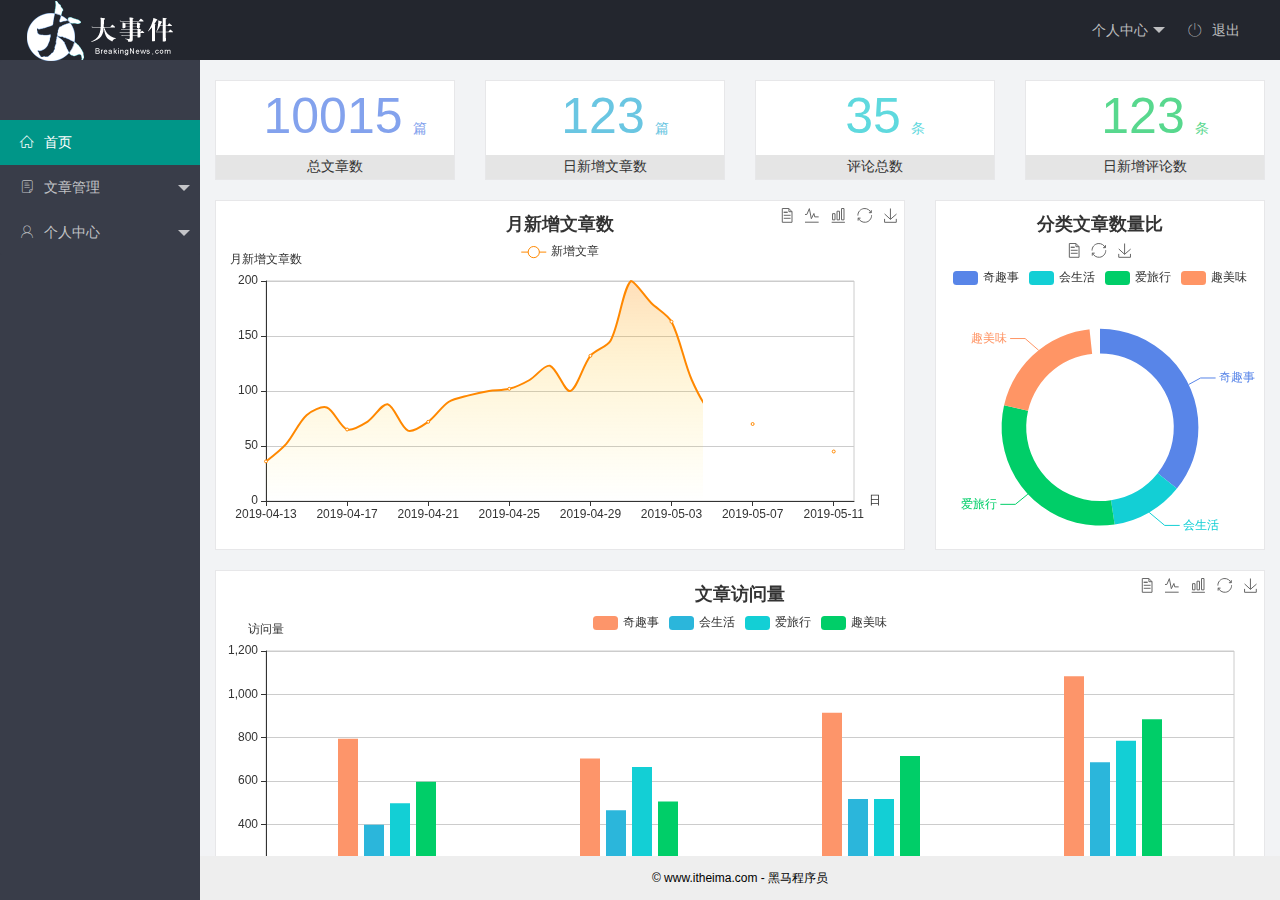
<file: index.html>
<!DOCTYPE html>
<html>

<head>
    <meta charset="utf-8">
    <meta name="viewport" content="width=device-width, initial-scale=1, maximum-scale=1">
    <title>我的大事件项目</title>
    <link rel="stylesheet" href="./assets/fonts/iconfont.css">
    <link rel="stylesheet" href="./assets/lib/layui/css/layui.css">
    <link rel="stylesheet" href="./assets/css/index.css">
</head>

<body class="layui-layout-body">
    <div class="layui-layout layui-layout-admin">
        <div class="layui-header">
            <div class="layui-logo">
                <img src="./assets/images/logo.png" alt="">
            </div>
            <!-- 头部区域（可配合layui已有的水平导航） -->
            <ul class="layui-nav layui-layout-right">
                <li class="layui-nav-item">
                    <a href="javascript:;">
                        <img style="display: none;" class="avatar" src="./assets/images/sample.jpg" alt="">
                        <!-- 字体图像 -->
                        <span style="display: none;" class="text-avatar">A</span>
                        <span class="person-center">个人中心</span>

                    </a>
                    <dl class="layui-nav-child">
                        <dd><a target="fm" href="./user/base-info.html">基本资料</a></dd>
                        <dd><a target="fm" href="./user/avatar.html">更换头像</a></dd>
                        <dd><a target="fm" href="./user/modify-password.html">重置密码</a></dd>
                    </dl>
                </li>
                <li class="layui-nav-item"><a id="logout" href="javascript:;"><span class="iconfont icon-tuichu"></span>退出</a></li>
            </ul>
        </div>

        <div class="layui-side layui-bg-black">
            <div class="layui-side-scroll">
                <!-- 左侧导航区域（可配合layui已有的垂直导航） -->
                <ul class="layui-nav layui-nav-tree" lay-filter="test" lay-shrink='all'>
                    <li class="user-info">
                        <img style="display: none;" class="avatar" src="./assets/images/sample.jpg" alt="">
                        <!-- 字体图像 -->
                        <span style="display: none;" class="text-avatar">A</span>

                        <span style="display: none;" class='nickname'>欢迎xxx</span>
                    </li>
                    <li class="layui-nav-item layui-nav-itemed layui-this">
                        <a class="" target="fm" href="./home/dashboard.html"><span class="iconfont icon-home"></span>首页</a>
                    </li>
                    <li class="layui-nav-item">
                        <a href="javascript:;"><span class="iconfont icon-16"></span>文章管理</a>
                        <dl class="layui-nav-child">
                            <dd><a target="fm" href="./article/category.html"><i class="layui-icon layui-icon-app"></i>文章类别</a></dd>
                            <dd><a target="fm" href="./article/list.html"><i class="layui-icon layui-icon-app"></i>文章列表</a></dd>
                            <dd><a target="fm" href="./article/publish.html"><i class="layui-icon layui-icon-app"></i>发表文章</a></dd>
                        </dl>
                    </li>
                    <li class="layui-nav-item">
                        <a href="javascript:;"><span class="iconfont icon-user"></span>个人中心</a>
                        <dl class="layui-nav-child">
                            <dd><a target="fm" href="./user/base-info.html"><i class="layui-icon layui-icon-app"></i>基本资料</a></dd>
                            <dd><a target="fm" href="./user/avatar.html"><i class="layui-icon layui-icon-app"></i>更换头像</a></dd>
                            <dd><a target="fm" href="./user/modify-password.html"><i class="layui-icon layui-icon-app"></i>重置密码</a></dd>
                        </dl>
                    </li>

                </ul>
            </div>
        </div>

        <div class="layui-body">
            <!-- 内容主体区域 -->
            <iframe name='fm' src="./home/dashboard.html" frameborder="0"></iframe>
        </div>

        <div class="layui-footer">
            <!-- 底部固定区域 -->
            © www.itheima.com - 黑马程序员
        </div>
    </div>
    <!-- 引入 axios.js 文件 -->
    <script src="./assets/lib/axios.js"></script>
    <!-- 引入 jquery -->
    <script src="./assets/lib/jquery.js"></script>
    <!-- 引入 layui 的 js 文件 -->
    <script src="./assets/lib/layui/layui.all.js"></script>
    <!-- 引入 commonApi.js 文件 -->
    <script src="./assets/js/commonApi.js"></script>
    <script src="./assets/js/index.js"></script>
</body>

</html>
</file>
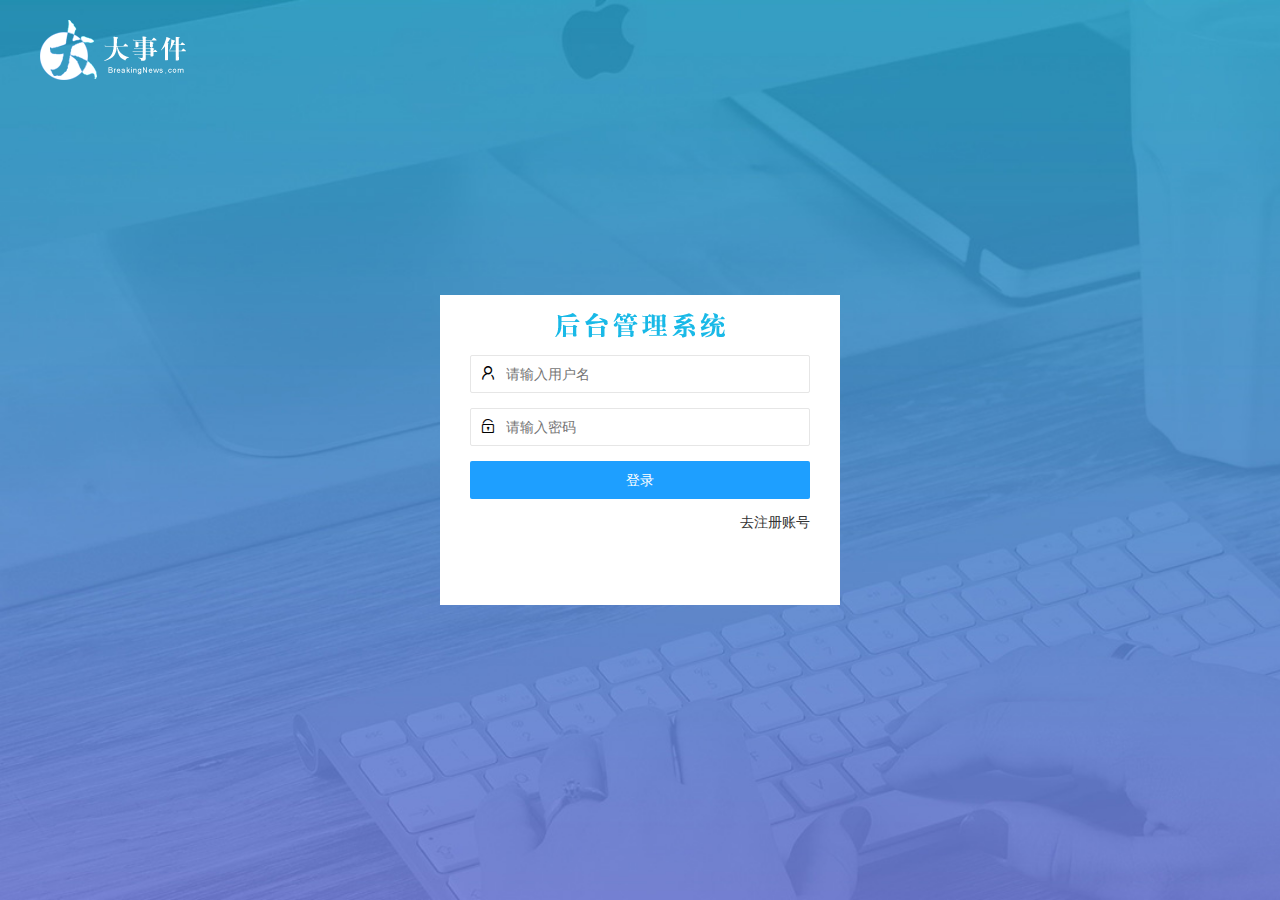
<file: login.html>
<!DOCTYPE html>
<html lang="en">

<head>
    <meta charset="UTF-8">
    <meta name="viewport" content="width=device-width, initial-scale=1.0">
    <title>我的大事件项目</title>
    <link rel="stylesheet" href="./assets/lib/layui/css/layui.css">
    <link rel="stylesheet" href="./assets/css/login.css">
</head>

<body>
    <!-- 左上角 logo -->
    <div class="logo">
        <img src="./assets/images/logo.png" alt="">
    </div>

    <!-- 中间的表单区域 -->
    <div class="content">
        <!-- 表单标题 -->
        <div class="title">
            <img src="./assets/images/login_title.png" alt="">
        </div>

        <!-- 表单主体 -->
        <!-- 注册表单 -->
        <form style="display: none;" class="layui-form reg-form" action="">
            <div class="layui-form-item">
                <i class="layui-icon layui-icon-username"></i>
                <input type="text" name="username" required lay-verify="required" placeholder="请输入用户名" autocomplete="off" class="layui-input">
            </div>

            <div class="layui-form-item">
                <i class="layui-icon layui-icon-password"></i>
                <input id="pass" type="password" name="password" required lay-verify="required|pass" placeholder="请输入密码" autocomplete="off" class="layui-input">
            </div>

            <div class="layui-form-item">
                <i class="layui-icon layui-icon-password"></i>
                <input type="password" required lay-verify="required|pass|samePass" placeholder="请再次确认密码" autocomplete="off" class="layui-input">
            </div>

            <!-- 注册按钮 -->
            <div class="layui-form-item">

                <button class="layui-btn layui-btn-fluid  layui-btn-normal" lay-submit lay-filter="formDemo">注册</button>
            </div>

            <!-- 登录链接 -->
            <div class="link">
                <a href="javascript:;">去登录</a>
            </div>
        </form>

        <!-- 登录表单 -->
        <form class="layui-form login-form" action="">
            <div class="layui-form-item">
                <i class="layui-icon layui-icon-username"></i>
                <input type="text" name="username" required lay-verify="required" placeholder="请输入用户名" autocomplete="off" class="layui-input">
            </div>

            <div class="layui-form-item">
                <i class="layui-icon layui-icon-password"></i>
                <input type="password" name="password" required lay-verify="required|pass" placeholder="请输入密码" autocomplete="off" class="layui-input">
            </div>

            <!-- 登录按钮 -->
            <div class="layui-form-item">
                <button class="layui-btn layui-btn-fluid  layui-btn-normal" lay-submit lay-filter="formDemo">登录</button>
            </div>

            <!-- 注册链接 -->
            <div class="link">
                <a href="javascript:;">去注册账号</a>
            </div>
        </form>
    </div>
    <!-- 引入 axios.js 文件 -->
    <script src="./assets/lib/axios.js"></script>
    <!-- 引入 jquery -->
    <script src="./assets/lib/jquery.js"></script>
    <!-- 引入 layui 的 js 文件 -->
    <script src="./assets/lib/layui/layui.all.js"></script>
    <!-- 引入 commonApi.js 文件 -->
    <script src="./assets/js/commonApi.js"></script>
    <!-- 引入自己的 js 文件 -->
    <script src="./assets/js/login.js"></script>
</body>

</html>
</file>
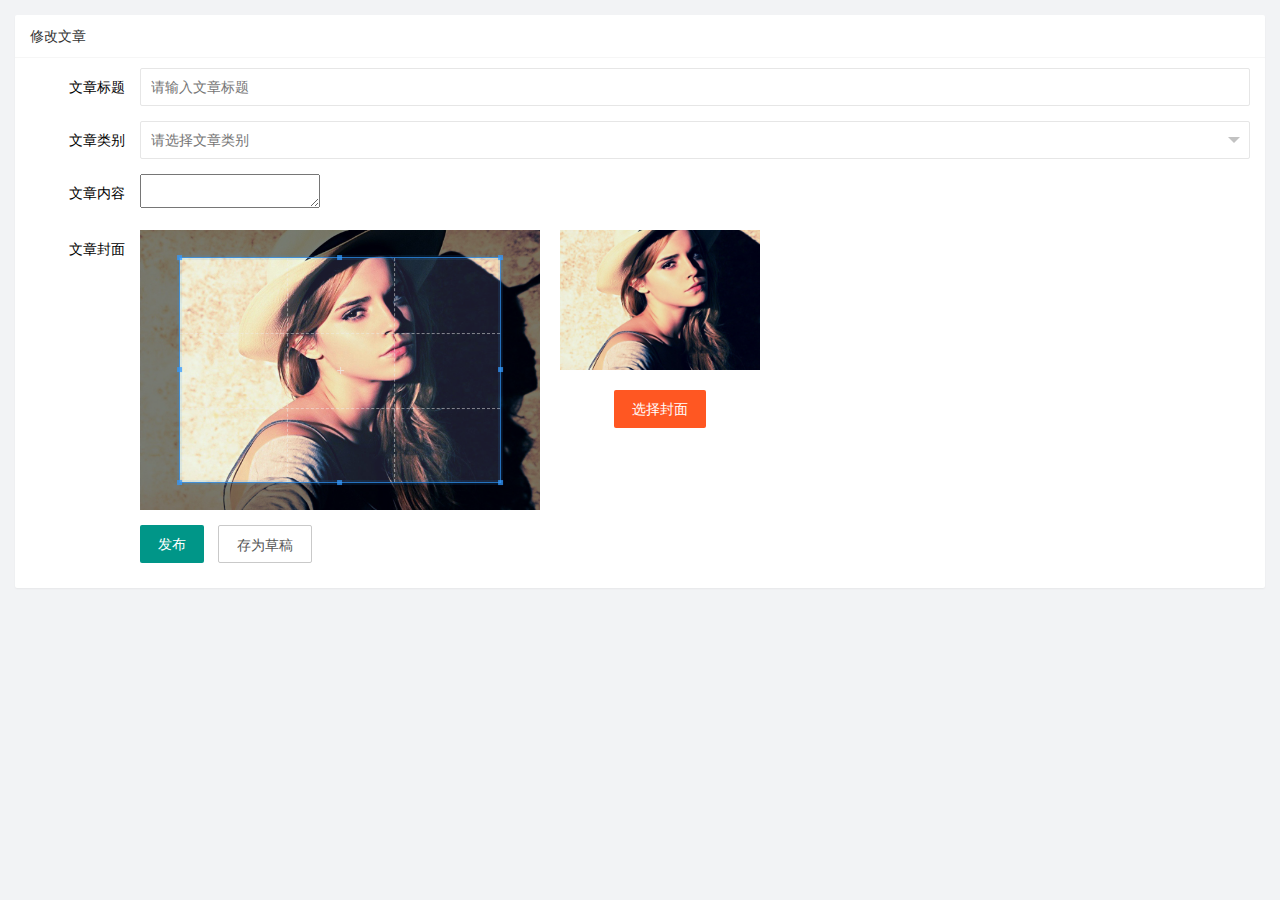
<file: article/edit.html>
<!DOCTYPE html>
<html lang="en">

<head>
    <meta charset="UTF-8">
    <meta name="viewport" content="width=device-width, initial-scale=1.0">
    <title>我的大事件项目</title>
    <link rel="stylesheet" href="../assets/lib/cropper/cropper.css">
    <link rel="stylesheet" href="../assets/lib/layui/css/layui.css">
    <link rel="stylesheet" href="../assets/css/article.css">

</head>

<body>


    <div class="layui-card">
        <div class="layui-card-header">修改文章</div>
        <div class="layui-card-body">
            <form class="layui-form publish-form" lay-filter="edit-form" action="">
                <!-- 文章标题 -->
                <div class="layui-form-item">
                    <label class="layui-form-label">文章标题</label>
                    <div class="layui-input-block">
                        <input type="text" name="title" required lay-verify="required" placeholder="请输入文章标题" autocomplete="off" class="layui-input">
                    </div>
                </div>
                <!-- 文章类别 -->
                <div class="layui-form-item">
                    <label class="layui-form-label">文章类别</label>
                    <div class="layui-input-block">
                        <select id="cate-sel" name="cate_id" lay-verify="required">
                        <option value="">请选择文章类别</option>
                      </select>
                    </div>
                </div>
                <!-- 文章内容 -->
                <div class="layui-form-item">
                    <label class="layui-form-label">文章内容</label>
                    <div class="layui-input-block">
                        <textarea name="content"></textarea>
                    </div>
                </div>
                <!-- 裁剪区 -->
                <div class="layui-form-item">
                    <!-- 左侧的 label -->
                    <label class="layui-form-label">文章封面</label>
                    <!-- 选择封面区域 -->
                    <div class="layui-input-block cover-box">
                        <!-- 左侧裁剪区域 -->
                        <div class="cover-left">
                            <img id="image" src="/assets/images/sample2.jpg" alt="" />
                        </div>
                        <!-- 右侧预览区域和选择封面区域 -->
                        <div class="cover-right">
                            <!-- 预览的区域 -->
                            <div class="img-preview"></div>
                            <input style="display: none;" type="file" id="file" accept="image/png,image/jpg,image/jpeg,image/gif">
                            <!-- 选择封面按钮 -->
                            <button id="choose-btn" type="button" class="layui-btn layui-btn-danger">选择封面</button>
                        </div>
                    </div>
                </div>

                <!-- 发布按钮 -->
                <div class="layui-form-item">
                    <div class="layui-input-block last-row">
                        <button data-state="已发布" class="layui-btn" lay-submit lay-filter="formDemo">发布</button>
                        <button data-state="草稿" lay-submit class="layui-btn layui-btn-primary">存为草稿</button>
                    </div>
                </div>
            </form>
        </div>
    </div>
    <script src="../assets/lib/tinymce/tinymce.min.js"></script>
    <script src="../assets/lib/tinymce/tinymce_setup.js"></script>
    <!-- 引入 jquery -->
    <script src="../assets/lib/jquery.js"></script>
    <script src="../assets/lib/cropper/Cropper.js"></script>
    <script src="../assets/lib/cropper/jquery-cropper.js"></script>
    <!-- 引入 layui 的 js 文件 -->
    <script src="../assets/lib/layui/layui.all.js"></script>
    <!-- 引入 axios.js 文件 -->
    <script src="../assets/lib/axios.js"></script>
    <!-- 引入 commonApi.js 文件 -->
    <script src="../assets/js/commonApi.js"></script>
    <script src="../assets/js/article/edit.js"></script>

</body>

</html>
</file>
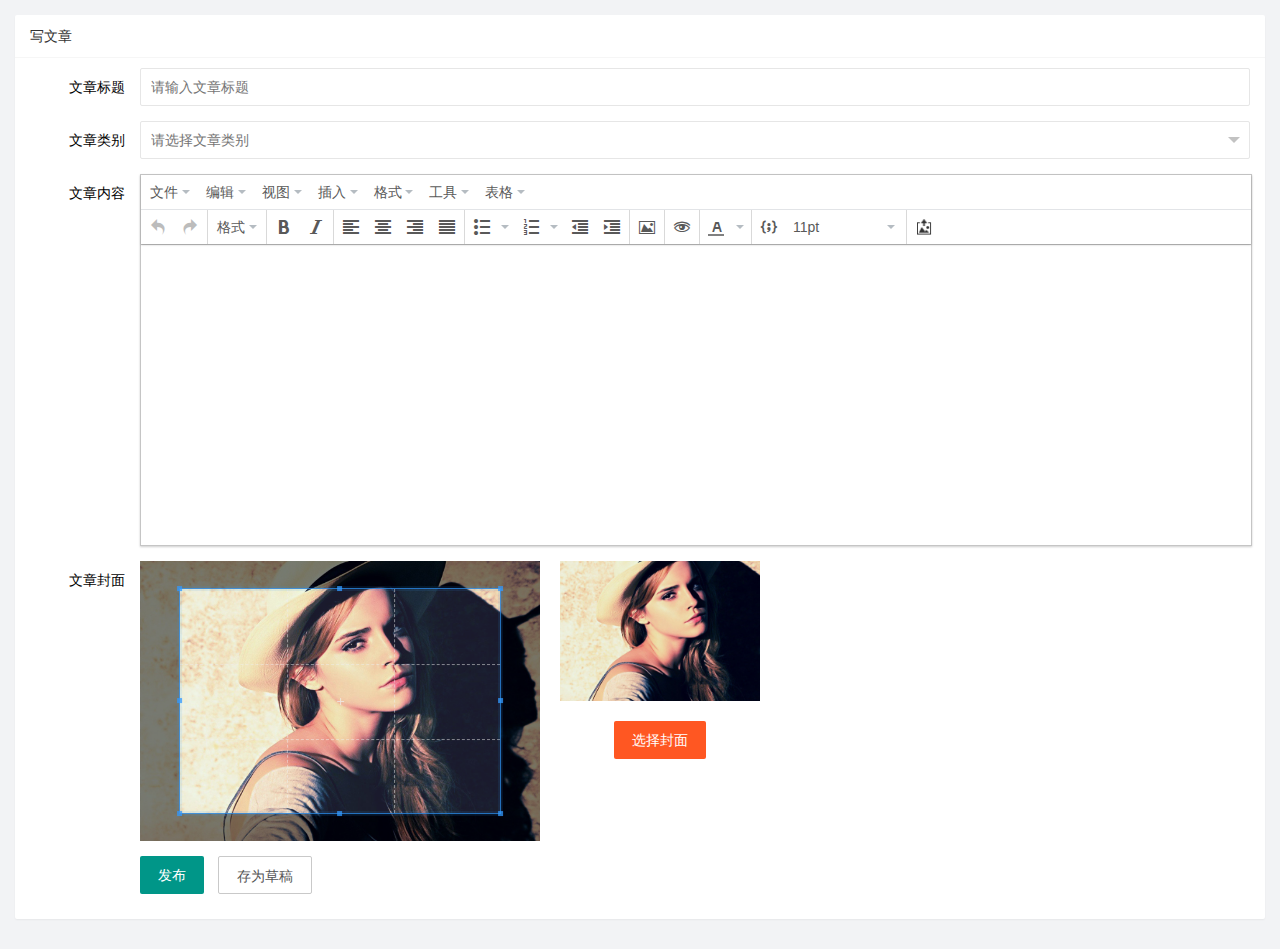
<file: article/publish.html>
<!DOCTYPE html>
<html lang="en">

<head>
    <meta charset="UTF-8">
    <meta name="viewport" content="width=device-width, initial-scale=1.0">
    <title>我的大事件项目</title>
    <link rel="stylesheet" href="../assets/lib/cropper/cropper.css">
    <link rel="stylesheet" href="../assets/lib/layui/css/layui.css">
    <link rel="stylesheet" href="../assets/css/article.css">

</head>

<body>


    <div class="layui-card">
        <div class="layui-card-header">写文章</div>
        <div class="layui-card-body">
            <form class="layui-form publish-form" action="">
                <!-- 文章标题 -->
                <div class="layui-form-item">
                    <label class="layui-form-label">文章标题</label>
                    <div class="layui-input-block">
                        <input type="text" name="title" required lay-verify="required" placeholder="请输入文章标题" autocomplete="off" class="layui-input">
                    </div>
                </div>
                <!-- 文章类别 -->
                <div class="layui-form-item">
                    <label class="layui-form-label">文章类别</label>
                    <div class="layui-input-block">
                        <select id="cate-sel" name="cate_id" lay-verify="required">
                        <option value="">请选择文章类别</option>
                      </select>
                    </div>
                </div>
                <!-- 文章内容 -->
                <div class="layui-form-item">
                    <label class="layui-form-label">文章内容</label>
                    <div class="layui-input-block">
                        <textarea name="content"></textarea>
                    </div>
                </div>
                <!-- 裁剪区 -->
                <div class="layui-form-item">
                    <!-- 左侧的 label -->
                    <label class="layui-form-label">文章封面</label>
                    <!-- 选择封面区域 -->
                    <div class="layui-input-block cover-box">
                        <!-- 左侧裁剪区域 -->
                        <div class="cover-left">
                            <img id="image" src="/assets/images/sample2.jpg" alt="" />
                        </div>
                        <!-- 右侧预览区域和选择封面区域 -->
                        <div class="cover-right">
                            <!-- 预览的区域 -->
                            <div class="img-preview"></div>
                            <input style="display: none;" type="file" id="file" accept="image/png,image/jpg,image/jpeg,image/gif">
                            <!-- 选择封面按钮 -->
                            <button id="choose-btn" type="button" class="layui-btn layui-btn-danger">选择封面</button>
                        </div>
                    </div>
                </div>

                <!-- 发布按钮 -->
                <div class="layui-form-item">
                    <div class="layui-input-block last-row">
                        <button data-state="已发布" class="layui-btn" lay-submit lay-filter="formDemo">发布</button>
                        <button data-state="草稿" lay-submit class="layui-btn layui-btn-primary">存为草稿</button>
                    </div>
                </div>
            </form>
        </div>
    </div>
    <script src="../assets/lib/tinymce/tinymce.min.js"></script>
    <script src="../assets/lib/tinymce/tinymce_setup.js"></script>
    <!-- 引入 jquery -->
    <script src="../assets/lib/jquery.js"></script>
    <script src="../assets/lib/cropper/Cropper.js"></script>
    <script src="../assets/lib/cropper/jquery-cropper.js"></script>
    <!-- 引入 layui 的 js 文件 -->
    <script src="../assets/lib/layui/layui.all.js"></script>
    <!-- 引入 axios.js 文件 -->
    <script src="../assets/lib/axios.js"></script>
    <!-- 引入 commonApi.js 文件 -->
    <script src="../assets/js/commonApi.js"></script>
    <script src="../assets/js/article/publish.js"></script>

</body>

</html>
</file>
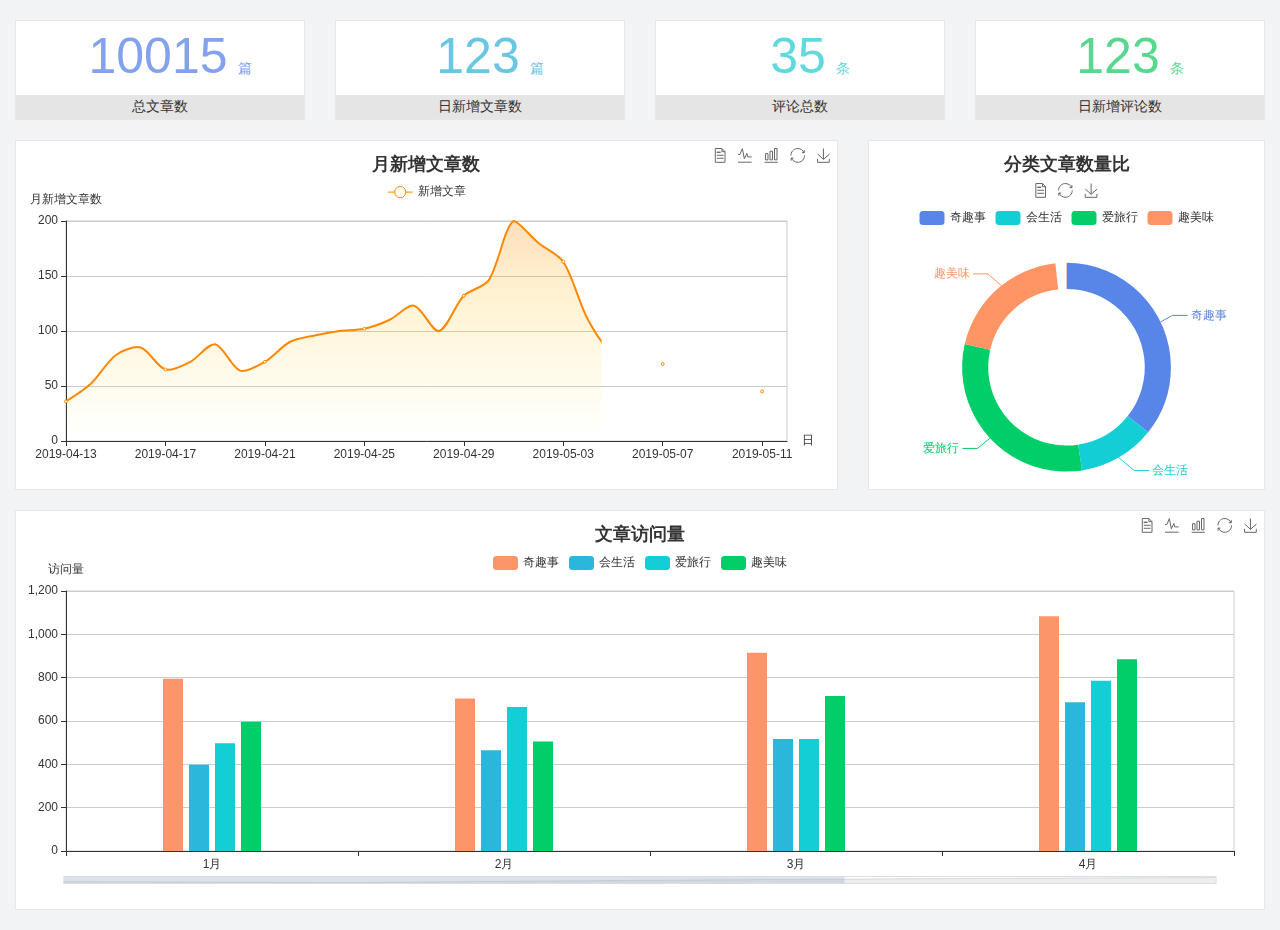
<file: home/dashboard.html>
<!DOCTYPE html>
<html lang="en">

<head>
  <meta charset="UTF-8">
  <meta name="viewport" content="width=device-width, initial-scale=1.0">
  <meta http-equiv="X-UA-Compatible" content="ie=edge">
  <title>图表统计</title>
  <link rel="stylesheet" href="../../assets/lib/bootstrap.css" />
  <link rel="stylesheet" href="../../assets/lib/main.css" />
  <script src="../../assets/lib/jquery.js"></script>
  <script type="text/javascript" src="../../assets/lib/echarts.min.js"></script>
</head>

<body>
  <div class="container-fluid">
    <div class="row spannel_list">
      <div class="col-sm-3 col-xs-6">
        <div class="spannel">
          <em>10015</em><span>篇</span>
          <b>总文章数</b>
        </div>
      </div>
      <div class="col-sm-3 col-xs-6">
        <div class="spannel scolor01">
          <em>123</em><span>篇</span>
          <b>日新增文章数</b>
        </div>
      </div>
      <div class="col-sm-3 col-xs-6">
        <div class="spannel scolor02">
          <em>35</em><span>条</span>
          <b>评论总数</b>
        </div>
      </div>
      <div class="col-sm-3 col-xs-6">
        <div class="spannel scolor03">
          <em>123</em><span>条</span>
          <b>日新增评论数</b>
        </div>
      </div>
    </div>
  </div>

  <div class="container-fluid">
    <div class="row curve-pie">
      <div class="col-lg-8 col-md-8">
        <div class="gragh_pannel" id="curve_show"></div>
      </div>
      <div class="col-lg-4 col-md-4">
        <div class="gragh_pannel" id="pie_show"></div>
      </div>
    </div>
  </div>

  <div class="container-fluid">
    <div class="column_pannel" id="column_show"></div>
  </div>

  <script>
    var oChart = echarts.init(document.getElementById('curve_show'));
    var aList_all = [
      { 'count': 36, 'date': '2019-04-13' },
      { 'count': 52, 'date': '2019-04-14' },
      { 'count': 78, 'date': '2019-04-15' },
      { 'count': 85, 'date': '2019-04-16' },
      { 'count': 65, 'date': '2019-04-17' },
      { 'count': 72, 'date': '2019-04-18' },
      { 'count': 88, 'date': '2019-04-19' },
      { 'count': 64, 'date': '2019-04-20' },
      { 'count': 72, 'date': '2019-04-21' },
      { 'count': 90, 'date': '2019-04-22' },
      { 'count': 96, 'date': '2019-04-23' },
      { 'count': 100, 'date': '2019-04-24' },
      { 'count': 102, 'date': '2019-04-25' },
      { 'count': 110, 'date': '2019-04-26' },
      { 'count': 123, 'date': '2019-04-27' },
      { 'count': 100, 'date': '2019-04-28' },
      { 'count': 132, 'date': '2019-04-29' },
      { 'count': 146, 'date': '2019-04-30' },
      { 'count': 200, 'date': '2019-05-01' },
      { 'count': 180, 'date': '2019-05-02' },
      { 'count': 163, 'date': '2019-05-03' },
      { 'count': 110, 'date': '2019-05-04' },
      { 'count': 80, 'date': '2019-05-05' },
      { 'count': 82, 'date': '2019-05-06' },
      { 'count': 70, 'date': '2019-05-07' },
      { 'count': 65, 'date': '2019-05-08' },
      { 'count': 54, 'date': '2019-05-09' },
      { 'count': 40, 'date': '2019-05-10' },
      { 'count': 45, 'date': '2019-05-11' },
      { 'count': 38, 'date': '2019-05-12' },
    ];

    let aCount = [];
    let aDate = [];

    for (var i = 0; i < aList_all.length; i++) {
      aCount.push(aList_all[i].count);
      aDate.push(aList_all[i].date);
    }

    var chartopt = {
      title: {
        text: '月新增文章数',
        left: 'center',
        top: '10'
      },
      tooltip: {
        trigger: 'axis'
      },
      legend: {
        data: ['新增文章'],
        top: '40'
      },
      toolbox: {
        show: true,
        feature: {
          mark: { show: true },
          dataView: { show: true, readOnly: false },
          magicType: { show: true, type: ['line', 'bar'] },
          restore: { show: true },
          saveAsImage: { show: true }
        }
      },
      calculable: true,
      xAxis: [
        {
          name: '日',
          type: 'category',
          boundaryGap: false,
          data: aDate
        }
      ],
      yAxis: [
        {
          name: '月新增文章数',
          type: 'value'
        }
      ],
      series: [
        {
          name: '新增文章',
          type: 'line',
          smooth: true,
          itemStyle: { normal: { areaStyle: { type: 'default' }, color: '#f80' }, lineStyle: { color: '#f80' } },
          data: aCount
        }],
      areaStyle: {
        normal: {
          color: new echarts.graphic.LinearGradient(0, 0, 0, 1, [{
            offset: 0,
            color: 'rgba(255,136,0,0.39)'
          }, {
            offset: .34,
            color: 'rgba(255,180,0,0.25)'
          }, {
            offset: 1,
            color: 'rgba(255,222,0,0.00)'
          }])

        }
      },
      grid: {
        show: true,
        x: 50,
        x2: 50,
        y: 80,
        height: 220
      }
    };

    oChart.setOption(chartopt);


    var oPie = echarts.init(document.getElementById('pie_show'));
    var oPieopt =
    {
      title: {
        top: 10,
        text: '分类文章数量比',
        x: 'center'
      },
      tooltip: {
        trigger: 'item',
        formatter: "{a} <br/>{b} : {c} ({d}%)"
      },
      color: ['#5885e8', '#13cfd5', '#00ce68', '#ff9565'],
      legend: {
        x: 'center',
        top: 65,
        data: ['奇趣事', '会生活', '爱旅行', '趣美味']
      },
      toolbox: {
        show: true,
        x: 'center',
        top: 35,
        feature: {
          mark: { show: true },
          dataView: { show: true, readOnly: false },
          magicType: {
            show: true,
            type: ['pie', 'funnel'],
            option: {
              funnel: {
                x: '25%',
                width: '50%',
                funnelAlign: 'left',
                max: 1548
              }
            }
          },
          restore: { show: true },
          saveAsImage: { show: true }
        }
      },
      calculable: true,
      series: [
        {
          name: '访问来源',
          type: 'pie',
          radius: ['45%', '60%'],
          center: ['50%', '65%'],
          data: [
            { value: 300, name: '奇趣事' },
            { value: 100, name: '会生活' },
            { value: 260, name: '爱旅行' },
            { value: 180, name: '趣美味' }
          ]
        }
      ]
    };
    oPie.setOption(oPieopt);



    var oColumn = this.echarts.init(document.getElementById('column_show'));
    var oColumnopt =
    {
      title: {
        text: '文章访问量',
        left: 'center',
        top: '10'
      },
      tooltip: {
        trigger: 'axis'
      },
      legend: {
        data: ['奇趣事', '会生活', '爱旅行', '趣美味'],
        top: '40'
      },
      toolbox: {
        show: true,
        feature: {
          mark: { show: true },
          dataView: { show: true, readOnly: false },
          magicType: { show: true, type: ['line', 'bar'] },
          restore: { show: true },
          saveAsImage: { show: true }
        }
      },
      calculable: true,
      xAxis: [
        {
          type: 'category',
          data: ['1月', '2月', '3月', '4月', '5月']
        }
      ],
      yAxis: [
        {
          name: '访问量',
          type: 'value'
        }
      ],
      series: [
        {
          name: '奇趣事',
          type: 'bar',
          barWidth: 20,
          itemStyle: {
            normal: { areaStyle: { type: 'default' }, color: '#fd956a' }
          },
          data: [800, 708, 920, 1090, 1200]
        },
        {
          name: '会生活',
          type: 'bar',
          barWidth: 20,
          itemStyle: {
            normal: { areaStyle: { type: 'default' }, color: '#2bb6db' }
          },
          data: [400, 468, 520, 690, 800]
        },
        {
          name: '爱旅行',
          type: 'bar',
          barWidth: 20,
          itemStyle: {
            normal: { areaStyle: { type: 'default' }, color: '#13cfd5' }
          },
          data: [500, 668, 520, 790, 900]
        },
        {
          name: '趣美味',
          type: 'bar',
          barWidth: 20,
          itemStyle: {
            normal: { areaStyle: { type: 'default' }, color: '#00ce68' }
          },
          data: [600, 508, 720, 890, 1000]
        }
      ],
      grid: {
        show: true,
        x: 50,
        x2: 30,
        y: 80,
        height: 260
      },
      dataZoom: [//给x轴设置滚动条
        {
          start: 0,//默认为0
          end: 100 - 1000 / 31,//默认为100
          type: 'slider',
          show: true,
          xAxisIndex: [0],
          handleSize: 0,//滑动条的 左右2个滑动条的大小
          height: 8,//组件高度
          left: 45, //左边的距离
          right: 50,//右边的距离
          bottom: 26,//右边的距离
          handleColor: '#ddd',//h滑动图标的颜色
          handleStyle: {
            borderColor: "#cacaca",
            borderWidth: "1",
            shadowBlur: 2,
            background: "#ddd",
            shadowColor: "#ddd",
          }
        }]
    };
    oColumn.setOption(oColumnopt);
  </script>
</body>

</html>
</file>
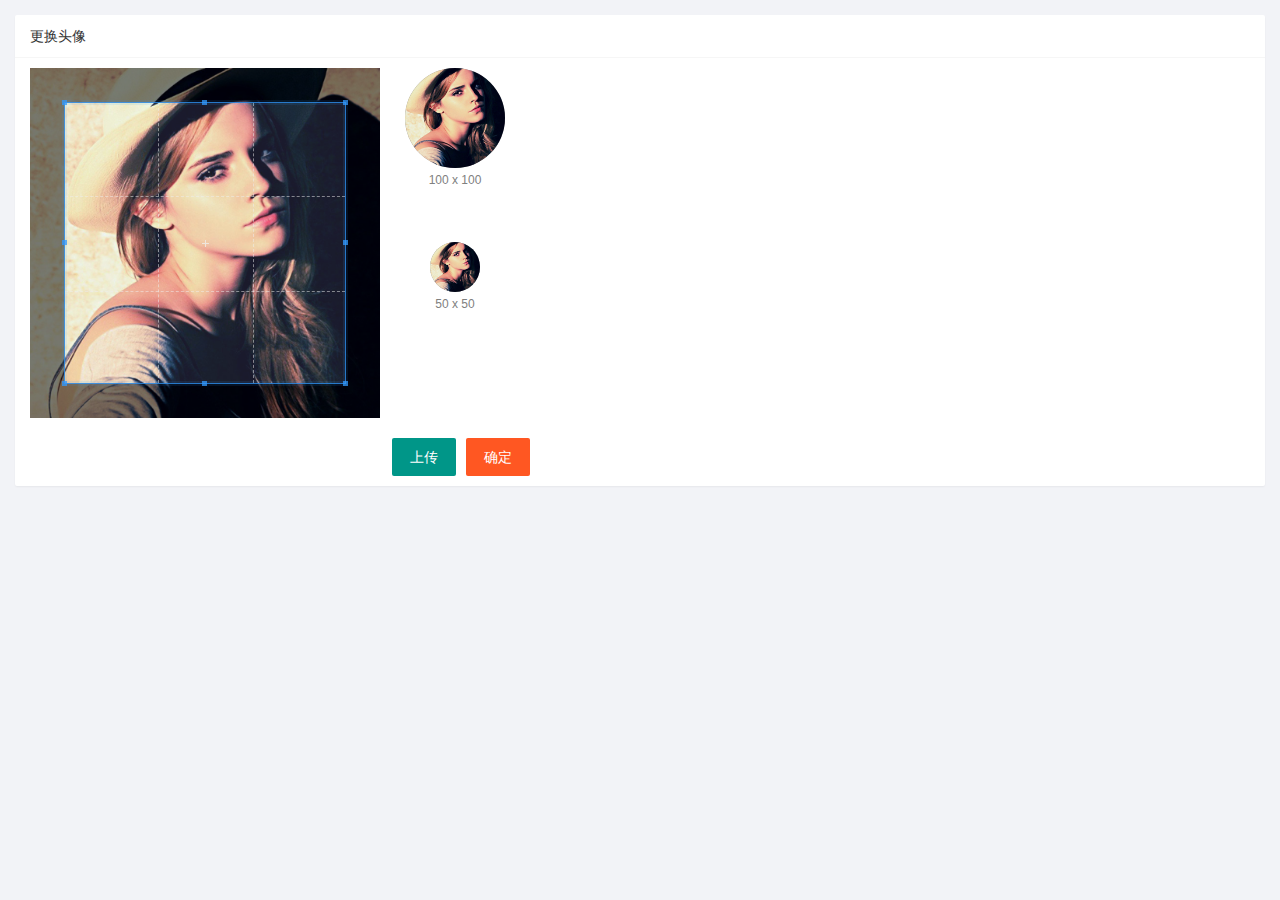
<file: user/avatar.html>
<!DOCTYPE html>
<html lang="en">

<head>
    <meta charset="UTF-8">
    <meta name="viewport" content="width=device-width, initial-scale=1.0">
    <title>Document</title>
    <!-- 引入裁剪插件 css 文件 -->
    <link rel="stylesheet" href="../assets/lib/cropper/cropper.css">
    <link rel="stylesheet" href="../assets/fonts/iconfont.css">
    <link rel="stylesheet" href="../assets/lib/layui/css/layui.css">
    <link rel="stylesheet" href="../assets/css/user.css">
</head>

<body>
    <div class="layui-card">
        <div class="layui-card-header">更换头像</div>
        <div class="layui-card-body">
            <!-- 第一行的图片裁剪和预览区域 -->
            <div class="row1">
                <!-- 图片裁剪区域 -->
                <div class="cropper-box">
                    <!-- 这个 img 标签很重要，将来会把它初始化为裁剪区域 -->
                    <img id="image" src="../assets/images/sample.jpg" />
                </div>
                <!-- 图片的预览区域 -->
                <div class="preview-box">
                    <div>
                        <!-- 宽高为 100px 的预览区域 -->
                        <div class="img-preview w100"></div>
                        <p class="size">100 x 100</p>
                    </div>
                    <div>
                        <!-- 宽高为 50px 的预览区域 -->
                        <div class="img-preview w50"></div>
                        <p class="size">50 x 50</p>
                    </div>
                </div>
            </div>

            <!-- 第二行的按钮区域 -->
            <div class="row2">
                <input style="display: none;" type="file" id="file" />
                <button id="upload-btn" type="button" class="layui-btn">上传</button>
                <button id="save-btn" type="button" class="layui-btn layui-btn-danger">确定</button>
            </div>
        </div>
    </div>
    <script src="../assets/lib/axios.js"></script>
    <!-- 引入 jquery -->
    <script src="../assets/lib/jquery.js"></script>
    <!-- 裁剪插件 Cropper.js 文件 -->
    <script src="../assets/lib/cropper/Cropper.js"></script>
    <!-- jquery封装的裁剪插件 jquery-cropper.js文件 -->
    <script src="../assets/lib/cropper/jquery-cropper.js"></script>
    <!-- 引入 layui 的 js 文件 -->
    <script src="../assets/lib/layui/layui.all.js"></script>
    <!-- 引入 commonApi.js 文件 -->
    <script src="../assets/js/commonApi.js"></script>
    <!-- 引入基本资料的 js 文件 -->
    <script src="../assets/js/user/avatar.js"></script>

</body>

</html>
</file>
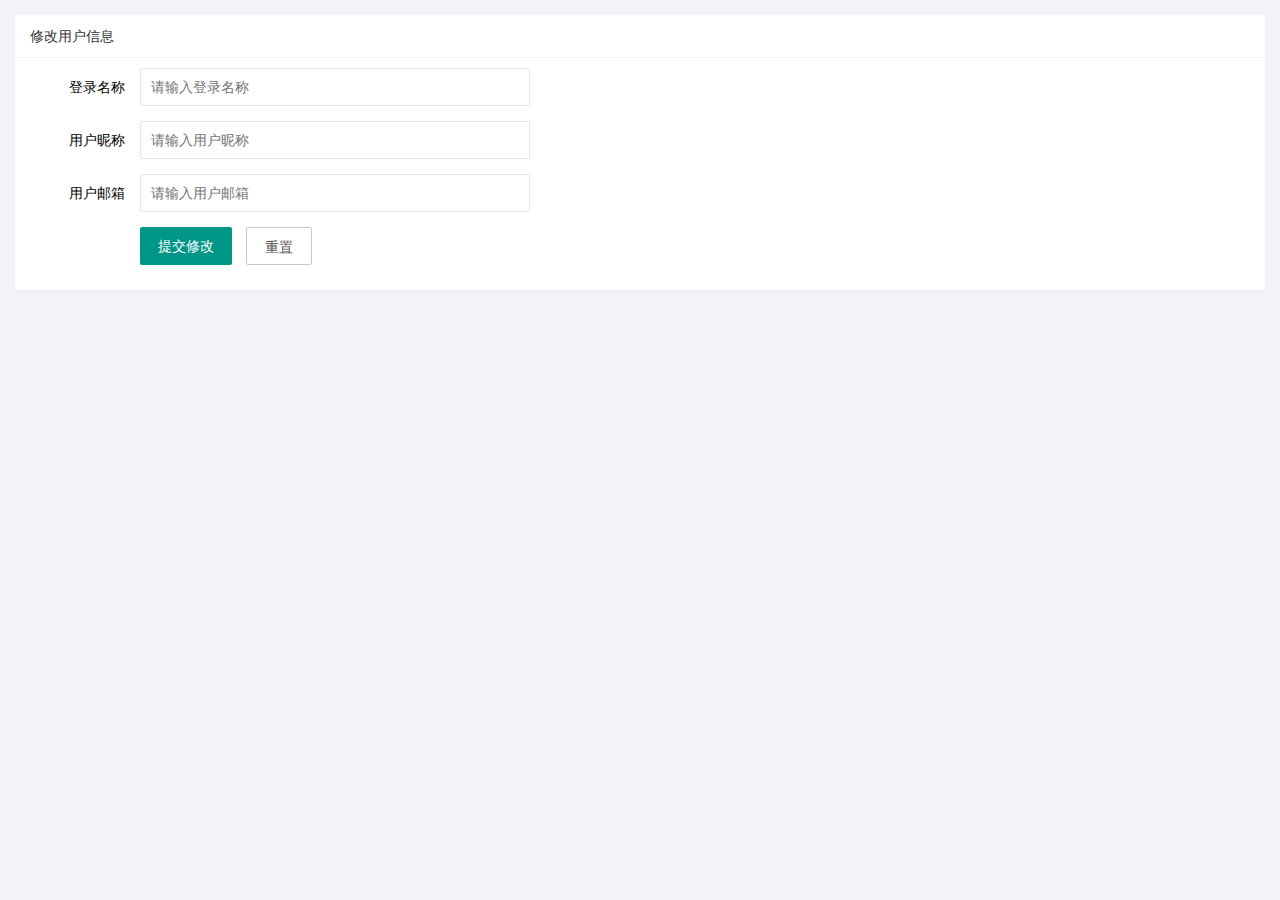
<file: user/base-info.html>
<!DOCTYPE html>
<html lang="en">

<head>
    <meta charset="UTF-8">
    <meta name="viewport" content="width=device-width, initial-scale=1.0">
    <title>Document</title>
    <link rel="stylesheet" href="../assets/fonts/iconfont.css">
    <link rel="stylesheet" href="../assets/lib/layui/css/layui.css">
    <link rel="stylesheet" href="../assets/css/user.css">
</head>

<body>
    <div class="layui-card">
        <div class="layui-card-header">修改用户信息</div>
        <div class="layui-card-body">
            <form class="layui-form userInfo-form" lay-filter="edit-userInfo" action="">
                <div class="layui-form-item">
                    <label class="layui-form-label">登录名称</label>
                    <div class="layui-input-block">
                        <input readonly type="text" name="username" required lay-verify="required" placeholder="请输入登录名称" autocomplete="off" class="layui-input">
                    </div>
                </div>
                <div class="layui-form-item">
                    <label class="layui-form-label">用户昵称</label>
                    <div class="layui-input-block">
                        <input type="text" name="nickname" required lay-verify="required|nick" placeholder="请输入用户昵称" autocomplete="off" class="layui-input">
                    </div>
                </div>
                <div class="layui-form-item">
                    <label class="layui-form-label">用户邮箱</label>
                    <div class="layui-input-block">
                        <input type="text" name="email" required lay-verify="required|email" placeholder="请输入用户邮箱" autocomplete="off" class="layui-input">
                    </div>
                </div>
                <input type="hidden" name="id">
                <div class="layui-form-item">
                    <div class="layui-input-block">
                        <button class="layui-btn" lay-submit lay-filter="formDemo">提交修改</button>
                        <button id="reset" type="reset" class="layui-btn layui-btn-primary">重置</button>
                    </div>
                </div>
            </form>
        </div>
    </div>
    <script src="../assets/lib/axios.js"></script>
    <!-- 引入 jquery -->
    <script src="../assets/lib/jquery.js"></script>
    <!-- 引入 layui 的 js 文件 -->
    <script src="../assets/lib/layui/layui.all.js"></script>
    <!-- 引入 commonApi.js 文件 -->
    <script src="../assets/js/commonApi.js"></script>
    <!-- 引入基本资料的 js 文件 -->
    <script src="../assets/js/user/base-info.js"></script>

</body>

</html>
</file>
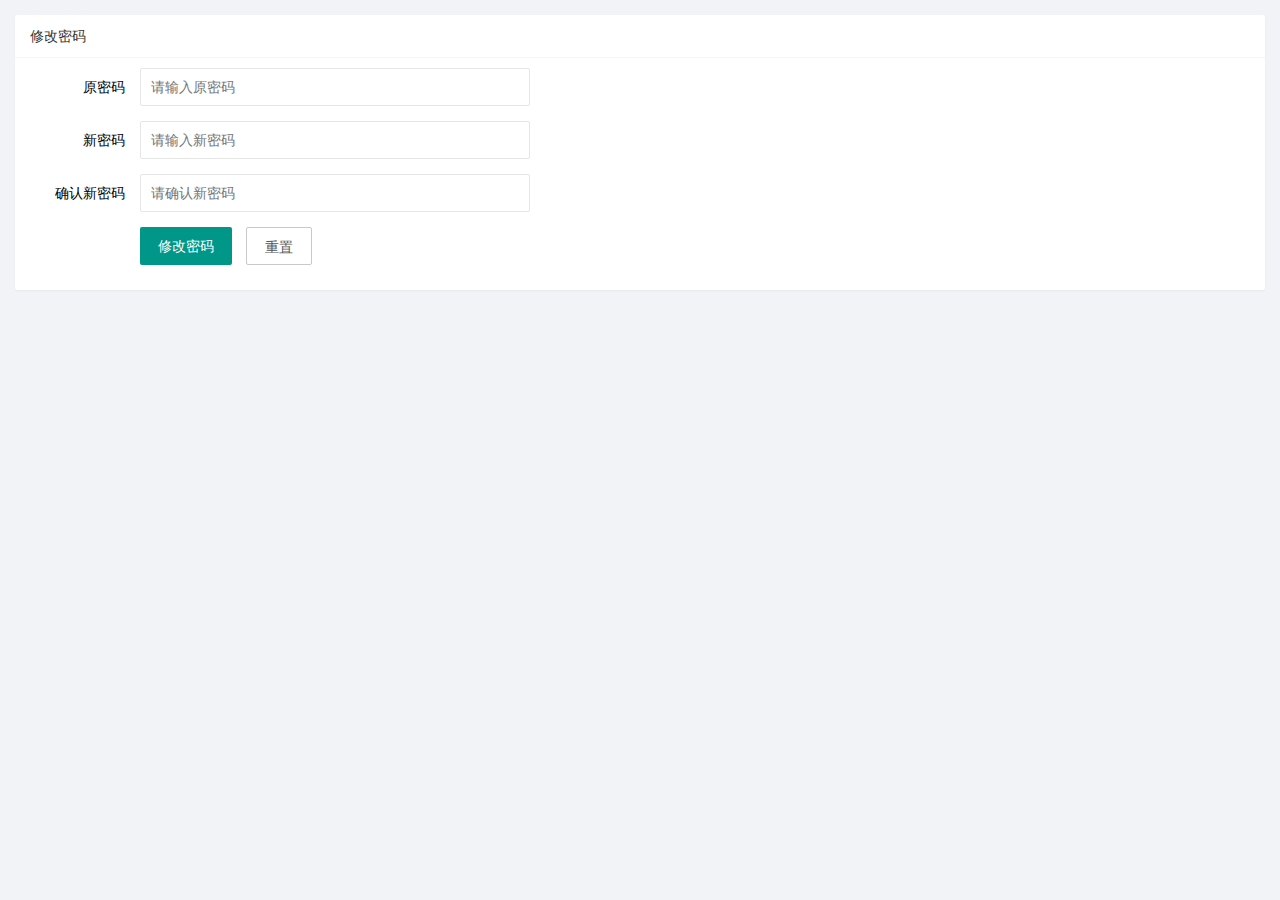
<file: user/modify-password.html>
<!DOCTYPE html>
<html lang="en">

<head>
    <meta charset="UTF-8">
    <meta name="viewport" content="width=device-width, initial-scale=1.0">
    <title>Document</title>
    <link rel="stylesheet" href="../assets/fonts/iconfont.css">
    <link rel="stylesheet" href="../assets/lib/layui/css/layui.css">
    <link rel="stylesheet" href="../assets/css/user.css">
</head>

<body>
    <div class="layui-card">
        <div class="layui-card-header">修改密码</div>
        <div class="layui-card-body">
            <form class="layui-form" action="">
                <div class="layui-form-item">
                    <label class="layui-form-label">原密码</label>
                    <div class="layui-input-block">
                        <input type="password" name="oldPwd" required lay-verify="required|pass" placeholder="请输入原密码" autocomplete="off" class="layui-input">
                    </div>
                </div>

                <div class="layui-form-item">
                    <label class="layui-form-label">新密码</label>
                    <div class="layui-input-block">
                        <input id="pass" type="password" name="newPwd" required lay-verify="required|pass" placeholder="请输入新密码" autocomplete="off" class="layui-input">
                    </div>
                </div>

                <div class="layui-form-item">
                    <label class="layui-form-label">确认新密码</label>
                    <div class="layui-input-block">
                        <input type="password" required lay-verify="required|pass|confirmPass" placeholder="请确认新密码" autocomplete="off" class="layui-input">
                    </div>
                </div>
                <div class="layui-form-item">
                    <div class="layui-input-block">
                        <button class="layui-btn" lay-submit lay-filter="formDemo">修改密码</button>
                        <button type="reset" class="layui-btn layui-btn-primary">重置</button>
                    </div>
                </div>
            </form>
        </div>
    </div>
    <script src="../assets/lib/axios.js"></script>
    <!-- 引入 jquery -->
    <script src="../assets/lib/jquery.js"></script>
    <!-- 引入 layui 的 js 文件 -->
    <script src="../assets/lib/layui/layui.all.js"></script>
    <!-- 引入 commonApi.js 文件 -->
    <script src="../assets/js/commonApi.js"></script>
    <!-- 引入基本资料的 js 文件 -->
    <script src="../assets/js/user/modify-password.js"></script>

</body>

</html>
</file>
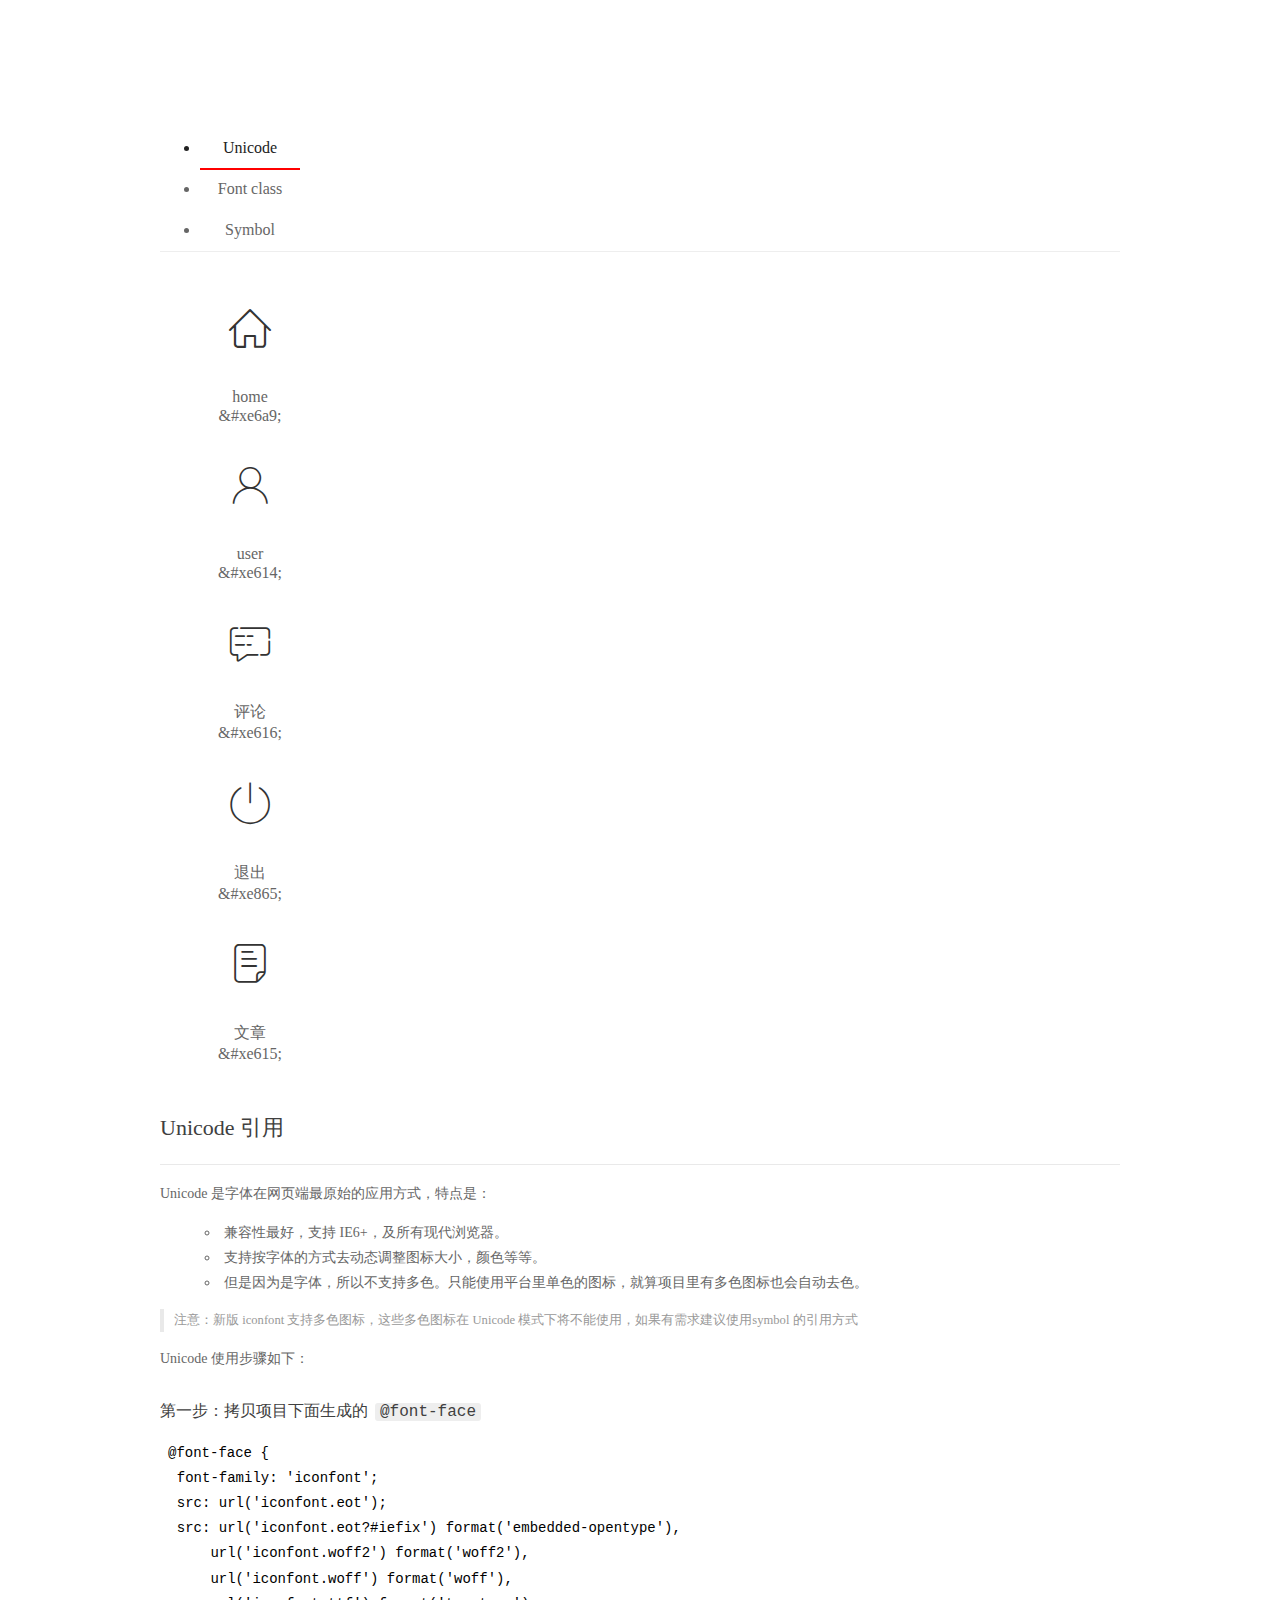
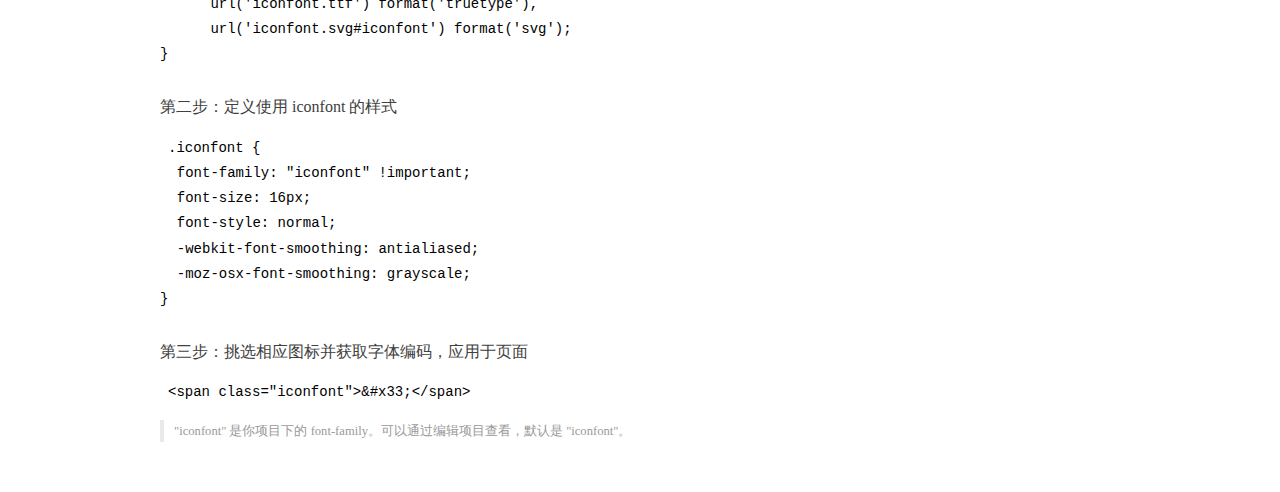
<file: assets/fonts/demo_index.html>
<!DOCTYPE html>
<html>
<head>
  <meta charset="utf-8"/>
  <title>IconFont Demo</title>
  <link rel="shortcut icon" href="https://gtms04.alicdn.com/tps/i4/TB1_oz6GVXXXXaFXpXXJDFnIXXX-64-64.ico" type="image/x-icon"/>
  <link rel="stylesheet" href="https://g.alicdn.com/thx/cube/1.3.2/cube.min.css">
  <link rel="stylesheet" href="demo.css">
  <link rel="stylesheet" href="iconfont.css">
  <script src="iconfont.js"></script>
  <!-- jQuery -->
  <script src="https://a1.alicdn.com/oss/uploads/2018/12/26/7bfddb60-08e8-11e9-9b04-53e73bb6408b.js"></script>
  <!-- 代码高亮 -->
  <script src="https://a1.alicdn.com/oss/uploads/2018/12/26/a3f714d0-08e6-11e9-8a15-ebf944d7534c.js"></script>
</head>
<body>
  <div class="main">
    <h1 class="logo"><a href="https://www.iconfont.cn/" title="iconfont 首页" target="_blank">&#xe86b;</a></h1>
    <div class="nav-tabs">
      <ul id="tabs" class="dib-box">
        <li class="dib active"><span>Unicode</span></li>
        <li class="dib"><span>Font class</span></li>
        <li class="dib"><span>Symbol</span></li>
      </ul>
      
    </div>
    <div class="tab-container">
      <div class="content unicode" style="display: block;">
          <ul class="icon_lists dib-box">
          
            <li class="dib">
              <span class="icon iconfont">&#xe6a9;</span>
                <div class="name">home</div>
                <div class="code-name">&amp;#xe6a9;</div>
              </li>
          
            <li class="dib">
              <span class="icon iconfont">&#xe614;</span>
                <div class="name">user</div>
                <div class="code-name">&amp;#xe614;</div>
              </li>
          
            <li class="dib">
              <span class="icon iconfont">&#xe616;</span>
                <div class="name">评论</div>
                <div class="code-name">&amp;#xe616;</div>
              </li>
          
            <li class="dib">
              <span class="icon iconfont">&#xe865;</span>
                <div class="name">退出</div>
                <div class="code-name">&amp;#xe865;</div>
              </li>
          
            <li class="dib">
              <span class="icon iconfont">&#xe615;</span>
                <div class="name">文章</div>
                <div class="code-name">&amp;#xe615;</div>
              </li>
          
          </ul>
          <div class="article markdown">
          <h2 id="unicode-">Unicode 引用</h2>
          <hr>

          <p>Unicode 是字体在网页端最原始的应用方式，特点是：</p>
          <ul>
            <li>兼容性最好，支持 IE6+，及所有现代浏览器。</li>
            <li>支持按字体的方式去动态调整图标大小，颜色等等。</li>
            <li>但是因为是字体，所以不支持多色。只能使用平台里单色的图标，就算项目里有多色图标也会自动去色。</li>
          </ul>
          <blockquote>
            <p>注意：新版 iconfont 支持多色图标，这些多色图标在 Unicode 模式下将不能使用，如果有需求建议使用symbol 的引用方式</p>
          </blockquote>
          <p>Unicode 使用步骤如下：</p>
          <h3 id="-font-face">第一步：拷贝项目下面生成的 <code>@font-face</code></h3>
<pre><code class="language-css"
>@font-face {
  font-family: 'iconfont';
  src: url('iconfont.eot');
  src: url('iconfont.eot?#iefix') format('embedded-opentype'),
      url('iconfont.woff2') format('woff2'),
      url('iconfont.woff') format('woff'),
      url('iconfont.ttf') format('truetype'),
      url('iconfont.svg#iconfont') format('svg');
}
</code></pre>
          <h3 id="-iconfont-">第二步：定义使用 iconfont 的样式</h3>
<pre><code class="language-css"
>.iconfont {
  font-family: "iconfont" !important;
  font-size: 16px;
  font-style: normal;
  -webkit-font-smoothing: antialiased;
  -moz-osx-font-smoothing: grayscale;
}
</code></pre>
          <h3 id="-">第三步：挑选相应图标并获取字体编码，应用于页面</h3>
<pre>
<code class="language-html"
>&lt;span class="iconfont"&gt;&amp;#x33;&lt;/span&gt;
</code></pre>
          <blockquote>
            <p>"iconfont" 是你项目下的 font-family。可以通过编辑项目查看，默认是 "iconfont"。</p>
          </blockquote>
          </div>
      </div>
      <div class="content font-class">
        <ul class="icon_lists dib-box">
          
          <li class="dib">
            <span class="icon iconfont icon-home"></span>
            <div class="name">
              home
            </div>
            <div class="code-name">.icon-home
            </div>
          </li>
          
          <li class="dib">
            <span class="icon iconfont icon-user"></span>
            <div class="name">
              user
            </div>
            <div class="code-name">.icon-user
            </div>
          </li>
          
          <li class="dib">
            <span class="icon iconfont icon-pinglun"></span>
            <div class="name">
              评论
            </div>
            <div class="code-name">.icon-pinglun
            </div>
          </li>
          
          <li class="dib">
            <span class="icon iconfont icon-tuichu"></span>
            <div class="name">
              退出
            </div>
            <div class="code-name">.icon-tuichu
            </div>
          </li>
          
          <li class="dib">
            <span class="icon iconfont icon-16"></span>
            <div class="name">
              文章
            </div>
            <div class="code-name">.icon-16
            </div>
          </li>
          
        </ul>
        <div class="article markdown">
        <h2 id="font-class-">font-class 引用</h2>
        <hr>

        <p>font-class 是 Unicode 使用方式的一种变种，主要是解决 Unicode 书写不直观，语意不明确的问题。</p>
        <p>与 Unicode 使用方式相比，具有如下特点：</p>
        <ul>
          <li>兼容性良好，支持 IE8+，及所有现代浏览器。</li>
          <li>相比于 Unicode 语意明确，书写更直观。可以很容易分辨这个 icon 是什么。</li>
          <li>因为使用 class 来定义图标，所以当要替换图标时，只需要修改 class 里面的 Unicode 引用。</li>
          <li>不过因为本质上还是使用的字体，所以多色图标还是不支持的。</li>
        </ul>
        <p>使用步骤如下：</p>
        <h3 id="-fontclass-">第一步：引入项目下面生成的 fontclass 代码：</h3>
<pre><code class="language-html">&lt;link rel="stylesheet" href="./iconfont.css"&gt;
</code></pre>
        <h3 id="-">第二步：挑选相应图标并获取类名，应用于页面：</h3>
<pre><code class="language-html">&lt;span class="iconfont icon-xxx"&gt;&lt;/span&gt;
</code></pre>
        <blockquote>
          <p>"
            iconfont" 是你项目下的 font-family。可以通过编辑项目查看，默认是 "iconfont"。</p>
        </blockquote>
      </div>
      </div>
      <div class="content symbol">
          <ul class="icon_lists dib-box">
          
            <li class="dib">
                <svg class="icon svg-icon" aria-hidden="true">
                  <use xlink:href="#icon-home"></use>
                </svg>
                <div class="name">home</div>
                <div class="code-name">#icon-home</div>
            </li>
          
            <li class="dib">
                <svg class="icon svg-icon" aria-hidden="true">
                  <use xlink:href="#icon-user"></use>
                </svg>
                <div class="name">user</div>
                <div class="code-name">#icon-user</div>
            </li>
          
            <li class="dib">
                <svg class="icon svg-icon" aria-hidden="true">
                  <use xlink:href="#icon-pinglun"></use>
                </svg>
                <div class="name">评论</div>
                <div class="code-name">#icon-pinglun</div>
            </li>
          
            <li class="dib">
                <svg class="icon svg-icon" aria-hidden="true">
                  <use xlink:href="#icon-tuichu"></use>
                </svg>
                <div class="name">退出</div>
                <div class="code-name">#icon-tuichu</div>
            </li>
          
            <li class="dib">
                <svg class="icon svg-icon" aria-hidden="true">
                  <use xlink:href="#icon-16"></use>
                </svg>
                <div class="name">文章</div>
                <div class="code-name">#icon-16</div>
            </li>
          
          </ul>
          <div class="article markdown">
          <h2 id="symbol-">Symbol 引用</h2>
          <hr>

          <p>这是一种全新的使用方式，应该说这才是未来的主流，也是平台目前推荐的用法。相关介绍可以参考这篇<a href="">文章</a>
            这种用法其实是做了一个 SVG 的集合，与另外两种相比具有如下特点：</p>
          <ul>
            <li>支持多色图标了，不再受单色限制。</li>
            <li>通过一些技巧，支持像字体那样，通过 <code>font-size</code>, <code>color</code> 来调整样式。</li>
            <li>兼容性较差，支持 IE9+，及现代浏览器。</li>
            <li>浏览器渲染 SVG 的性能一般，还不如 png。</li>
          </ul>
          <p>使用步骤如下：</p>
          <h3 id="-symbol-">第一步：引入项目下面生成的 symbol 代码：</h3>
<pre><code class="language-html">&lt;script src="./iconfont.js"&gt;&lt;/script&gt;
</code></pre>
          <h3 id="-css-">第二步：加入通用 CSS 代码（引入一次就行）：</h3>
<pre><code class="language-html">&lt;style&gt;
.icon {
  width: 1em;
  height: 1em;
  vertical-align: -0.15em;
  fill: currentColor;
  overflow: hidden;
}
&lt;/style&gt;
</code></pre>
          <h3 id="-">第三步：挑选相应图标并获取类名，应用于页面：</h3>
<pre><code class="language-html">&lt;svg class="icon" aria-hidden="true"&gt;
  &lt;use xlink:href="#icon-xxx"&gt;&lt;/use&gt;
&lt;/svg&gt;
</code></pre>
          </div>
      </div>

    </div>
  </div>
  <script>
  $(document).ready(function () {
      $('.tab-container .content:first').show()

      $('#tabs li').click(function (e) {
        var tabContent = $('.tab-container .content')
        var index = $(this).index()

        if ($(this).hasClass('active')) {
          return
        } else {
          $('#tabs li').removeClass('active')
          $(this).addClass('active')

          tabContent.hide().eq(index).fadeIn()
        }
      })
    })
  </script>
</body>
</html>
</file>
<file: assets/fonts/iconfont.css>
@font-face {font-family: "iconfont";
  src: url('iconfont.eot?t=1576139966484'); /* IE9 */
  src: url('iconfont.eot?t=1576139966484#iefix') format('embedded-opentype'), /* IE6-IE8 */
  url('[data-uri]') format('woff2'),
  url('iconfont.woff?t=1576139966484') format('woff'),
  url('iconfont.ttf?t=1576139966484') format('truetype'), /* chrome, firefox, opera, Safari, Android, iOS 4.2+ */
  url('iconfont.svg?t=1576139966484#iconfont') format('svg'); /* iOS 4.1- */
}

.iconfont {
  font-family: "iconfont" !important;
  font-size: 16px;
  font-style: normal;
  -webkit-font-smoothing: antialiased;
  -moz-osx-font-smoothing: grayscale;
}

.icon-home:before {
  content: "\e6a9";
}

.icon-user:before {
  content: "\e614";
}

.icon-pinglun:before {
  content: "\e616";
}

.icon-tuichu:before {
  content: "\e865";
}

.icon-16:before {
  content: "\e615";
}
</file>
<file: assets/lib/layui/css/layui.css>
/** layui-v2.5.5 MIT License By https://www.layui.com */
 .layui-inline,img{display:inline-block;vertical-align:middle}h1,h2,h3,h4,h5,h6{font-weight:400}.layui-edge,.layui-header,.layui-inline,.layui-main{position:relative}.layui-body,.layui-edge,.layui-elip{overflow:hidden}.layui-btn,.layui-edge,.layui-inline,img{vertical-align:middle}.layui-btn,.layui-disabled,.layui-icon,.layui-unselect{-moz-user-select:none;-webkit-user-select:none;-ms-user-select:none}.layui-elip,.layui-form-checkbox span,.layui-form-pane .layui-form-label{text-overflow:ellipsis;white-space:nowrap}.layui-breadcrumb,.layui-tree-btnGroup{visibility:hidden}blockquote,body,button,dd,div,dl,dt,form,h1,h2,h3,h4,h5,h6,input,li,ol,p,pre,td,textarea,th,ul{margin:0;padding:0;-webkit-tap-highlight-color:rgba(0,0,0,0)}a:active,a:hover{outline:0}img{border:none}li{list-style:none}table{border-collapse:collapse;border-spacing:0}h4,h5,h6{font-size:100%}button,input,optgroup,option,select,textarea{font-family:inherit;font-size:inherit;font-style:inherit;font-weight:inherit;outline:0}pre{white-space:pre-wrap;white-space:-moz-pre-wrap;white-space:-pre-wrap;white-space:-o-pre-wrap;word-wrap:break-word}body{line-height:24px;font:14px Helvetica Neue,Helvetica,PingFang SC,Tahoma,Arial,sans-serif}hr{height:1px;margin:10px 0;border:0;clear:both}a{color:#333;text-decoration:none}a:hover{color:#777}a cite{font-style:normal;*cursor:pointer}.layui-border-box,.layui-border-box *{box-sizing:border-box}.layui-box,.layui-box *{box-sizing:content-box}.layui-clear{clear:both;*zoom:1}.layui-clear:after{content:'\20';clear:both;*zoom:1;display:block;height:0}.layui-inline{*display:inline;*zoom:1}.layui-edge{display:inline-block;width:0;height:0;border-width:6px;border-style:dashed;border-color:transparent}.layui-edge-top{top:-4px;border-bottom-color:#999;border-bottom-style:solid}.layui-edge-right{border-left-color:#999;border-left-style:solid}.layui-edge-bottom{top:2px;border-top-color:#999;border-top-style:solid}.layui-edge-left{border-right-color:#999;border-right-style:solid}.layui-disabled,.layui-disabled:hover{color:#d2d2d2!important;cursor:not-allowed!important}.layui-circle{border-radius:100%}.layui-show{display:block!important}.layui-hide{display:none!important}@font-face{font-family:layui-icon;src:url(../font/iconfont.eot?v=250);src:url(../font/iconfont.eot?v=250#iefix) format('embedded-opentype'),url(../font/iconfont.woff2?v=250) format('woff2'),url(../font/iconfont.woff?v=250) format('woff'),url(../font/iconfont.ttf?v=250) format('truetype'),url(../font/iconfont.svg?v=250#layui-icon) format('svg')}.layui-icon{font-family:layui-icon!important;font-size:16px;font-style:normal;-webkit-font-smoothing:antialiased;-moz-osx-font-smoothing:grayscale}.layui-icon-reply-fill:before{content:"\e611"}.layui-icon-set-fill:before{content:"\e614"}.layui-icon-menu-fill:before{content:"\e60f"}.layui-icon-search:before{content:"\e615"}.layui-icon-share:before{content:"\e641"}.layui-icon-set-sm:before{content:"\e620"}.layui-icon-engine:before{content:"\e628"}.layui-icon-close:before{content:"\1006"}.layui-icon-close-fill:before{content:"\1007"}.layui-icon-chart-screen:before{content:"\e629"}.layui-icon-star:before{content:"\e600"}.layui-icon-circle-dot:before{content:"\e617"}.layui-icon-chat:before{content:"\e606"}.layui-icon-release:before{content:"\e609"}.layui-icon-list:before{content:"\e60a"}.layui-icon-chart:before{content:"\e62c"}.layui-icon-ok-circle:before{content:"\1005"}.layui-icon-layim-theme:before{content:"\e61b"}.layui-icon-table:before{content:"\e62d"}.layui-icon-right:before{content:"\e602"}.layui-icon-left:before{content:"\e603"}.layui-icon-cart-simple:before{content:"\e698"}.layui-icon-face-cry:before{content:"\e69c"}.layui-icon-face-smile:before{content:"\e6af"}.layui-icon-survey:before{content:"\e6b2"}.layui-icon-tree:before{content:"\e62e"}.layui-icon-upload-circle:before{content:"\e62f"}.layui-icon-add-circle:before{content:"\e61f"}.layui-icon-download-circle:before{content:"\e601"}.layui-icon-templeate-1:before{content:"\e630"}.layui-icon-util:before{content:"\e631"}.layui-icon-face-surprised:before{content:"\e664"}.layui-icon-edit:before{content:"\e642"}.layui-icon-speaker:before{content:"\e645"}.layui-icon-down:before{content:"\e61a"}.layui-icon-file:before{content:"\e621"}.layui-icon-layouts:before{content:"\e632"}.layui-icon-rate-half:before{content:"\e6c9"}.layui-icon-add-circle-fine:before{content:"\e608"}.layui-icon-prev-circle:before{content:"\e633"}.layui-icon-read:before{content:"\e705"}.layui-icon-404:before{content:"\e61c"}.layui-icon-carousel:before{content:"\e634"}.layui-icon-help:before{content:"\e607"}.layui-icon-code-circle:before{content:"\e635"}.layui-icon-water:before{content:"\e636"}.layui-icon-username:before{content:"\e66f"}.layui-icon-find-fill:before{content:"\e670"}.layui-icon-about:before{content:"\e60b"}.layui-icon-location:before{content:"\e715"}.layui-icon-up:before{content:"\e619"}.layui-icon-pause:before{content:"\e651"}.layui-icon-date:before{content:"\e637"}.layui-icon-layim-uploadfile:before{content:"\e61d"}.layui-icon-delete:before{content:"\e640"}.layui-icon-play:before{content:"\e652"}.layui-icon-top:before{content:"\e604"}.layui-icon-friends:before{content:"\e612"}.layui-icon-refresh-3:before{content:"\e9aa"}.layui-icon-ok:before{content:"\e605"}.layui-icon-layer:before{content:"\e638"}.layui-icon-face-smile-fine:before{content:"\e60c"}.layui-icon-dollar:before{content:"\e659"}.layui-icon-group:before{content:"\e613"}.layui-icon-layim-download:before{content:"\e61e"}.layui-icon-picture-fine:before{content:"\e60d"}.layui-icon-link:before{content:"\e64c"}.layui-icon-diamond:before{content:"\e735"}.layui-icon-log:before{content:"\e60e"}.layui-icon-rate-solid:before{content:"\e67a"}.layui-icon-fonts-del:before{content:"\e64f"}.layui-icon-unlink:before{content:"\e64d"}.layui-icon-fonts-clear:before{content:"\e639"}.layui-icon-triangle-r:before{content:"\e623"}.layui-icon-circle:before{content:"\e63f"}.layui-icon-radio:before{content:"\e643"}.layui-icon-align-center:before{content:"\e647"}.layui-icon-align-right:before{content:"\e648"}.layui-icon-align-left:before{content:"\e649"}.layui-icon-loading-1:before{content:"\e63e"}.layui-icon-return:before{content:"\e65c"}.layui-icon-fonts-strong:before{content:"\e62b"}.layui-icon-upload:before{content:"\e67c"}.layui-icon-dialogue:before{content:"\e63a"}.layui-icon-video:before{content:"\e6ed"}.layui-icon-headset:before{content:"\e6fc"}.layui-icon-cellphone-fine:before{content:"\e63b"}.layui-icon-add-1:before{content:"\e654"}.layui-icon-face-smile-b:before{content:"\e650"}.layui-icon-fonts-html:before{content:"\e64b"}.layui-icon-form:before{content:"\e63c"}.layui-icon-cart:before{content:"\e657"}.layui-icon-camera-fill:before{content:"\e65d"}.layui-icon-tabs:before{content:"\e62a"}.layui-icon-fonts-code:before{content:"\e64e"}.layui-icon-fire:before{content:"\e756"}.layui-icon-set:before{content:"\e716"}.layui-icon-fonts-u:before{content:"\e646"}.layui-icon-triangle-d:before{content:"\e625"}.layui-icon-tips:before{content:"\e702"}.layui-icon-picture:before{content:"\e64a"}.layui-icon-more-vertical:before{content:"\e671"}.layui-icon-flag:before{content:"\e66c"}.layui-icon-loading:before{content:"\e63d"}.layui-icon-fonts-i:before{content:"\e644"}.layui-icon-refresh-1:before{content:"\e666"}.layui-icon-rmb:before{content:"\e65e"}.layui-icon-home:before{content:"\e68e"}.layui-icon-user:before{content:"\e770"}.layui-icon-notice:before{content:"\e667"}.layui-icon-login-weibo:before{content:"\e675"}.layui-icon-voice:before{content:"\e688"}.layui-icon-upload-drag:before{content:"\e681"}.layui-icon-login-qq:before{content:"\e676"}.layui-icon-snowflake:before{content:"\e6b1"}.layui-icon-file-b:before{content:"\e655"}.layui-icon-template:before{content:"\e663"}.layui-icon-auz:before{content:"\e672"}.layui-icon-console:before{content:"\e665"}.layui-icon-app:before{content:"\e653"}.layui-icon-prev:before{content:"\e65a"}.layui-icon-website:before{content:"\e7ae"}.layui-icon-next:before{content:"\e65b"}.layui-icon-component:before{content:"\e857"}.layui-icon-more:before{content:"\e65f"}.layui-icon-login-wechat:before{content:"\e677"}.layui-icon-shrink-right:before{content:"\e668"}.layui-icon-spread-left:before{content:"\e66b"}.layui-icon-camera:before{content:"\e660"}.layui-icon-note:before{content:"\e66e"}.layui-icon-refresh:before{content:"\e669"}.layui-icon-female:before{content:"\e661"}.layui-icon-male:before{content:"\e662"}.layui-icon-password:before{content:"\e673"}.layui-icon-senior:before{content:"\e674"}.layui-icon-theme:before{content:"\e66a"}.layui-icon-tread:before{content:"\e6c5"}.layui-icon-praise:before{content:"\e6c6"}.layui-icon-star-fill:before{content:"\e658"}.layui-icon-rate:before{content:"\e67b"}.layui-icon-template-1:before{content:"\e656"}.layui-icon-vercode:before{content:"\e679"}.layui-icon-cellphone:before{content:"\e678"}.layui-icon-screen-full:before{content:"\e622"}.layui-icon-screen-restore:before{content:"\e758"}.layui-icon-cols:before{content:"\e610"}.layui-icon-export:before{content:"\e67d"}.layui-icon-print:before{content:"\e66d"}.layui-icon-slider:before{content:"\e714"}.layui-icon-addition:before{content:"\e624"}.layui-icon-subtraction:before{content:"\e67e"}.layui-icon-service:before{content:"\e626"}.layui-icon-transfer:before{content:"\e691"}.layui-main{width:1140px;margin:0 auto}.layui-header{z-index:1000;height:60px}.layui-header a:hover{transition:all .5s;-webkit-transition:all .5s}.layui-side{position:fixed;left:0;top:0;bottom:0;z-index:999;width:200px;overflow-x:hidden}.layui-side-scroll{position:relative;width:220px;height:100%;overflow-x:hidden}.layui-body{position:absolute;left:200px;right:0;top:0;bottom:0;z-index:998;width:auto;overflow-y:auto;box-sizing:border-box}.layui-layout-body{overflow:hidden}.layui-layout-admin .layui-header{background-color:#23262E}.layui-layout-admin .layui-side{top:60px;width:200px;overflow-x:hidden}.layui-layout-admin .layui-body{position:fixed;top:60px;bottom:44px}.layui-layout-admin .layui-main{width:auto;margin:0 15px}.layui-layout-admin .layui-footer{position:fixed;left:200px;right:0;bottom:0;height:44px;line-height:44px;padding:0 15px;background-color:#eee}.layui-layout-admin .layui-logo{position:absolute;left:0;top:0;width:200px;height:100%;line-height:60px;text-align:center;color:#009688;font-size:16px}.layui-layout-admin .layui-header .layui-nav{background:0 0}.layui-layout-left{position:absolute!important;left:200px;top:0}.layui-layout-right{position:absolute!important;right:0;top:0}.layui-container{position:relative;margin:0 auto;padding:0 15px;box-sizing:border-box}.layui-fluid{position:relative;margin:0 auto;padding:0 15px}.layui-row:after,.layui-row:before{content:'';display:block;clear:both}.layui-col-lg1,.layui-col-lg10,.layui-col-lg11,.layui-col-lg12,.layui-col-lg2,.layui-col-lg3,.layui-col-lg4,.layui-col-lg5,.layui-col-lg6,.layui-col-lg7,.layui-col-lg8,.layui-col-lg9,.layui-col-md1,.layui-col-md10,.layui-col-md11,.layui-col-md12,.layui-col-md2,.layui-col-md3,.layui-col-md4,.layui-col-md5,.layui-col-md6,.layui-col-md7,.layui-col-md8,.layui-col-md9,.layui-col-sm1,.layui-col-sm10,.layui-col-sm11,.layui-col-sm12,.layui-col-sm2,.layui-col-sm3,.layui-col-sm4,.layui-col-sm5,.layui-col-sm6,.layui-col-sm7,.layui-col-sm8,.layui-col-sm9,.layui-col-xs1,.layui-col-xs10,.layui-col-xs11,.layui-col-xs12,.layui-col-xs2,.layui-col-xs3,.layui-col-xs4,.layui-col-xs5,.layui-col-xs6,.layui-col-xs7,.layui-col-xs8,.layui-col-xs9{position:relative;display:block;box-sizing:border-box}.layui-col-xs1,.layui-col-xs10,.layui-col-xs11,.layui-col-xs12,.layui-col-xs2,.layui-col-xs3,.layui-col-xs4,.layui-col-xs5,.layui-col-xs6,.layui-col-xs7,.layui-col-xs8,.layui-col-xs9{float:left}.layui-col-xs1{width:8.33333333%}.layui-col-xs2{width:16.66666667%}.layui-col-xs3{width:25%}.layui-col-xs4{width:33.33333333%}.layui-col-xs5{width:41.66666667%}.layui-col-xs6{width:50%}.layui-col-xs7{width:58.33333333%}.layui-col-xs8{width:66.66666667%}.layui-col-xs9{width:75%}.layui-col-xs10{width:83.33333333%}.layui-col-xs11{width:91.66666667%}.layui-col-xs12{width:100%}.layui-col-xs-offset1{margin-left:8.33333333%}.layui-col-xs-offset2{margin-left:16.66666667%}.layui-col-xs-offset3{margin-left:25%}.layui-col-xs-offset4{margin-left:33.33333333%}.layui-col-xs-offset5{margin-left:41.66666667%}.layui-col-xs-offset6{margin-left:50%}.layui-col-xs-offset7{margin-left:58.33333333%}.layui-col-xs-offset8{margin-left:66.66666667%}.layui-col-xs-offset9{margin-left:75%}.layui-col-xs-offset10{margin-left:83.33333333%}.layui-col-xs-offset11{margin-left:91.66666667%}.layui-col-xs-offset12{margin-left:100%}@media screen and (max-width:768px){.layui-hide-xs{display:none!important}.layui-show-xs-block{display:block!important}.layui-show-xs-inline{display:inline!important}.layui-show-xs-inline-block{display:inline-block!important}}@media screen and (min-width:768px){.layui-container{width:750px}.layui-hide-sm{display:none!important}.layui-show-sm-block{display:block!important}.layui-show-sm-inline{display:inline!important}.layui-show-sm-inline-block{display:inline-block!important}.layui-col-sm1,.layui-col-sm10,.layui-col-sm11,.layui-col-sm12,.layui-col-sm2,.layui-col-sm3,.layui-col-sm4,.layui-col-sm5,.layui-col-sm6,.layui-col-sm7,.layui-col-sm8,.layui-col-sm9{float:left}.layui-col-sm1{width:8.33333333%}.layui-col-sm2{width:16.66666667%}.layui-col-sm3{width:25%}.layui-col-sm4{width:33.33333333%}.layui-col-sm5{width:41.66666667%}.layui-col-sm6{width:50%}.layui-col-sm7{width:58.33333333%}.layui-col-sm8{width:66.66666667%}.layui-col-sm9{width:75%}.layui-col-sm10{width:83.33333333%}.layui-col-sm11{width:91.66666667%}.layui-col-sm12{width:100%}.layui-col-sm-offset1{margin-left:8.33333333%}.layui-col-sm-offset2{margin-left:16.66666667%}.layui-col-sm-offset3{margin-left:25%}.layui-col-sm-offset4{margin-left:33.33333333%}.layui-col-sm-offset5{margin-left:41.66666667%}.layui-col-sm-offset6{margin-left:50%}.layui-col-sm-offset7{margin-left:58.33333333%}.layui-col-sm-offset8{margin-left:66.66666667%}.layui-col-sm-offset9{margin-left:75%}.layui-col-sm-offset10{margin-left:83.33333333%}.layui-col-sm-offset11{margin-left:91.66666667%}.layui-col-sm-offset12{margin-left:100%}}@media screen and (min-width:992px){.layui-container{width:970px}.layui-hide-md{display:none!important}.layui-show-md-block{display:block!important}.layui-show-md-inline{display:inline!important}.layui-show-md-inline-block{display:inline-block!important}.layui-col-md1,.layui-col-md10,.layui-col-md11,.layui-col-md12,.layui-col-md2,.layui-col-md3,.layui-col-md4,.layui-col-md5,.layui-col-md6,.layui-col-md7,.layui-col-md8,.layui-col-md9{float:left}.layui-col-md1{width:8.33333333%}.layui-col-md2{width:16.66666667%}.layui-col-md3{width:25%}.layui-col-md4{width:33.33333333%}.layui-col-md5{width:41.66666667%}.layui-col-md6{width:50%}.layui-col-md7{width:58.33333333%}.layui-col-md8{width:66.66666667%}.layui-col-md9{width:75%}.layui-col-md10{width:83.33333333%}.layui-col-md11{width:91.66666667%}.layui-col-md12{width:100%}.layui-col-md-offset1{margin-left:8.33333333%}.layui-col-md-offset2{margin-left:16.66666667%}.layui-col-md-offset3{margin-left:25%}.layui-col-md-offset4{margin-left:33.33333333%}.layui-col-md-offset5{margin-left:41.66666667%}.layui-col-md-offset6{margin-left:50%}.layui-col-md-offset7{margin-left:58.33333333%}.layui-col-md-offset8{margin-left:66.66666667%}.layui-col-md-offset9{margin-left:75%}.layui-col-md-offset10{margin-left:83.33333333%}.layui-col-md-offset11{margin-left:91.66666667%}.layui-col-md-offset12{margin-left:100%}}@media screen and (min-width:1200px){.layui-container{width:1170px}.layui-hide-lg{display:none!important}.layui-show-lg-block{display:block!important}.layui-show-lg-inline{display:inline!important}.layui-show-lg-inline-block{display:inline-block!important}.layui-col-lg1,.layui-col-lg10,.layui-col-lg11,.layui-col-lg12,.layui-col-lg2,.layui-col-lg3,.layui-col-lg4,.layui-col-lg5,.layui-col-lg6,.layui-col-lg7,.layui-col-lg8,.layui-col-lg9{float:left}.layui-col-lg1{width:8.33333333%}.layui-col-lg2{width:16.66666667%}.layui-col-lg3{width:25%}.layui-col-lg4{width:33.33333333%}.layui-col-lg5{width:41.66666667%}.layui-col-lg6{width:50%}.layui-col-lg7{width:58.33333333%}.layui-col-lg8{width:66.66666667%}.layui-col-lg9{width:75%}.layui-col-lg10{width:83.33333333%}.layui-col-lg11{width:91.66666667%}.layui-col-lg12{width:100%}.layui-col-lg-offset1{margin-left:8.33333333%}.layui-col-lg-offset2{margin-left:16.66666667%}.layui-col-lg-offset3{margin-left:25%}.layui-col-lg-offset4{margin-left:33.33333333%}.layui-col-lg-offset5{margin-left:41.66666667%}.layui-col-lg-offset6{margin-left:50%}.layui-col-lg-offset7{margin-left:58.33333333%}.layui-col-lg-offset8{margin-left:66.66666667%}.layui-col-lg-offset9{margin-left:75%}.layui-col-lg-offset10{margin-left:83.33333333%}.layui-col-lg-offset11{margin-left:91.66666667%}.layui-col-lg-offset12{margin-left:100%}}.layui-col-space1{margin:-.5px}.layui-col-space1>*{padding:.5px}.layui-col-space3{margin:-1.5px}.layui-col-space3>*{padding:1.5px}.layui-col-space5{margin:-2.5px}.layui-col-space5>*{padding:2.5px}.layui-col-space8{margin:-3.5px}.layui-col-space8>*{padding:3.5px}.layui-col-space10{margin:-5px}.layui-col-space10>*{padding:5px}.layui-col-space12{margin:-6px}.layui-col-space12>*{padding:6px}.layui-col-space15{margin:-7.5px}.layui-col-space15>*{padding:7.5px}.layui-col-space18{margin:-9px}.layui-col-space18>*{padding:9px}.layui-col-space20{margin:-10px}.layui-col-space20>*{padding:10px}.layui-col-space22{margin:-11px}.layui-col-space22>*{padding:11px}.layui-col-space25{margin:-12.5px}.layui-col-space25>*{padding:12.5px}.layui-col-space30{margin:-15px}.layui-col-space30>*{padding:15px}.layui-btn,.layui-input,.layui-select,.layui-textarea,.layui-upload-button{outline:0;-webkit-appearance:none;transition:all .3s;-webkit-transition:all .3s;box-sizing:border-box}.layui-elem-quote{margin-bottom:10px;padding:15px;line-height:22px;border-left:5px solid #009688;border-radius:0 2px 2px 0;background-color:#f2f2f2}.layui-quote-nm{border-style:solid;border-width:1px 1px 1px 5px;background:0 0}.layui-elem-field{margin-bottom:10px;padding:0;border-width:1px;border-style:solid}.layui-elem-field legend{margin-left:20px;padding:0 10px;font-size:20px;font-weight:300}.layui-field-title{margin:10px 0 20px;border-width:1px 0 0}.layui-field-box{padding:10px 15px}.layui-field-title .layui-field-box{padding:10px 0}.layui-progress{position:relative;height:6px;border-radius:20px;background-color:#e2e2e2}.layui-progress-bar{position:absolute;left:0;top:0;width:0;max-width:100%;height:6px;border-radius:20px;text-align:right;background-color:#5FB878;transition:all .3s;-webkit-transition:all .3s}.layui-progress-big,.layui-progress-big .layui-progress-bar{height:18px;line-height:18px}.layui-progress-text{position:relative;top:-20px;line-height:18px;font-size:12px;color:#666}.layui-progress-big .layui-progress-text{position:static;padding:0 10px;color:#fff}.layui-collapse{border-width:1px;border-style:solid;border-radius:2px}.layui-colla-content,.layui-colla-item{border-top-width:1px;border-top-style:solid}.layui-colla-item:first-child{border-top:none}.layui-colla-title{position:relative;height:42px;line-height:42px;padding:0 15px 0 35px;color:#333;background-color:#f2f2f2;cursor:pointer;font-size:14px;overflow:hidden}.layui-colla-content{display:none;padding:10px 15px;line-height:22px;color:#666}.layui-colla-icon{position:absolute;left:15px;top:0;font-size:14px}.layui-card{margin-bottom:15px;border-radius:2px;background-color:#fff;box-shadow:0 1px 2px 0 rgba(0,0,0,.05)}.layui-card:last-child{margin-bottom:0}.layui-card-header{position:relative;height:42px;line-height:42px;padding:0 15px;border-bottom:1px solid #f6f6f6;color:#333;border-radius:2px 2px 0 0;font-size:14px}.layui-bg-black,.layui-bg-blue,.layui-bg-cyan,.layui-bg-green,.layui-bg-orange,.layui-bg-red{color:#fff!important}.layui-card-body{position:relative;padding:10px 15px;line-height:24px}.layui-card-body[pad15]{padding:15px}.layui-card-body[pad20]{padding:20px}.layui-card-body .layui-table{margin:5px 0}.layui-card .layui-tab{margin:0}.layui-panel-window{position:relative;padding:15px;border-radius:0;border-top:5px solid #E6E6E6;background-color:#fff}.layui-auxiliar-moving{position:fixed;left:0;right:0;top:0;bottom:0;width:100%;height:100%;background:0 0;z-index:9999999999}.layui-form-label,.layui-form-mid,.layui-form-select,.layui-input-block,.layui-input-inline,.layui-textarea{position:relative}.layui-bg-red{background-color:#FF5722!important}.layui-bg-orange{background-color:#FFB800!important}.layui-bg-green{background-color:#009688!important}.layui-bg-cyan{background-color:#2F4056!important}.layui-bg-blue{background-color:#1E9FFF!important}.layui-bg-black{background-color:#393D49!important}.layui-bg-gray{background-color:#eee!important;color:#666!important}.layui-badge-rim,.layui-colla-content,.layui-colla-item,.layui-collapse,.layui-elem-field,.layui-form-pane .layui-form-item[pane],.layui-form-pane .layui-form-label,.layui-input,.layui-layedit,.layui-layedit-tool,.layui-quote-nm,.layui-select,.layui-tab-bar,.layui-tab-card,.layui-tab-title,.layui-tab-title .layui-this:after,.layui-textarea{border-color:#e6e6e6}.layui-timeline-item:before,hr{background-color:#e6e6e6}.layui-text{line-height:22px;font-size:14px;color:#666}.layui-text h1,.layui-text h2,.layui-text h3{font-weight:500;color:#333}.layui-text h1{font-size:30px}.layui-text h2{font-size:24px}.layui-text h3{font-size:18px}.layui-text a:not(.layui-btn){color:#01AAED}.layui-text a:not(.layui-btn):hover{text-decoration:underline}.layui-text ul{padding:5px 0 5px 15px}.layui-text ul li{margin-top:5px;list-style-type:disc}.layui-text em,.layui-word-aux{color:#999!important;padding:0 5px!important}.layui-btn{display:inline-block;height:38px;line-height:38px;padding:0 18px;background-color:#009688;color:#fff;white-space:nowrap;text-align:center;font-size:14px;border:none;border-radius:2px;cursor:pointer}.layui-btn:hover{opacity:.8;filter:alpha(opacity=80);color:#fff}.layui-btn:active{opacity:1;filter:alpha(opacity=100)}.layui-btn+.layui-btn{margin-left:10px}.layui-btn-container{font-size:0}.layui-btn-container .layui-btn{margin-right:10px;margin-bottom:10px}.layui-btn-container .layui-btn+.layui-btn{margin-left:0}.layui-table .layui-btn-container .layui-btn{margin-bottom:9px}.layui-btn-radius{border-radius:100px}.layui-btn .layui-icon{margin-right:3px;font-size:18px;vertical-align:bottom;vertical-align:middle\9}.layui-btn-primary{border:1px solid #C9C9C9;background-color:#fff;color:#555}.layui-btn-primary:hover{border-color:#009688;color:#333}.layui-btn-normal{background-color:#1E9FFF}.layui-btn-warm{background-color:#FFB800}.layui-btn-danger{background-color:#FF5722}.layui-btn-checked{background-color:#5FB878}.layui-btn-disabled,.layui-btn-disabled:active,.layui-btn-disabled:hover{border:1px solid #e6e6e6;background-color:#FBFBFB;color:#C9C9C9;cursor:not-allowed;opacity:1}.layui-btn-lg{height:44px;line-height:44px;padding:0 25px;font-size:16px}.layui-btn-sm{height:30px;line-height:30px;padding:0 10px;font-size:12px}.layui-btn-sm i{font-size:16px!important}.layui-btn-xs{height:22px;line-height:22px;padding:0 5px;font-size:12px}.layui-btn-xs i{font-size:14px!important}.layui-btn-group{display:inline-block;vertical-align:middle;font-size:0}.layui-btn-group .layui-btn{margin-left:0!important;margin-right:0!important;border-left:1px solid rgba(255,255,255,.5);border-radius:0}.layui-btn-group .layui-btn-primary{border-left:none}.layui-btn-group .layui-btn-primary:hover{border-color:#C9C9C9;color:#009688}.layui-btn-group .layui-btn:first-child{border-left:none;border-radius:2px 0 0 2px}.layui-btn-group .layui-btn-primary:first-child{border-left:1px solid #c9c9c9}.layui-btn-group .layui-btn:last-child{border-radius:0 2px 2px 0}.layui-btn-group .layui-btn+.layui-btn{margin-left:0}.layui-btn-group+.layui-btn-group{margin-left:10px}.layui-btn-fluid{width:100%}.layui-input,.layui-select,.layui-textarea{height:38px;line-height:1.3;line-height:38px\9;border-width:1px;border-style:solid;background-color:#fff;border-radius:2px}.layui-input::-webkit-input-placeholder,.layui-select::-webkit-input-placeholder,.layui-textarea::-webkit-input-placeholder{line-height:1.3}.layui-input,.layui-textarea{display:block;width:100%;padding-left:10px}.layui-input:hover,.layui-textarea:hover{border-color:#D2D2D2!important}.layui-input:focus,.layui-textarea:focus{border-color:#C9C9C9!important}.layui-textarea{min-height:100px;height:auto;line-height:20px;padding:6px 10px;resize:vertical}.layui-select{padding:0 10px}.layui-form input[type=checkbox],.layui-form input[type=radio],.layui-form select{display:none}.layui-form [lay-ignore]{display:initial}.layui-form-item{margin-bottom:15px;clear:both;*zoom:1}.layui-form-item:after{content:'\20';clear:both;*zoom:1;display:block;height:0}.layui-form-label{float:left;display:block;padding:9px 15px;width:80px;font-weight:400;line-height:20px;text-align:right}.layui-form-label-col{display:block;float:none;padding:9px 0;line-height:20px;text-align:left}.layui-form-item .layui-inline{margin-bottom:5px;margin-right:10px}.layui-input-block{margin-left:110px;min-height:36px}.layui-input-inline{display:inline-block;vertical-align:middle}.layui-form-item .layui-input-inline{float:left;width:190px;margin-right:10px}.layui-form-text .layui-input-inline{width:auto}.layui-form-mid{float:left;display:block;padding:9px 0!important;line-height:20px;margin-right:10px}.layui-form-danger+.layui-form-select .layui-input,.layui-form-danger:focus{border-color:#FF5722!important}.layui-form-select .layui-input{padding-right:30px;cursor:pointer}.layui-form-select .layui-edge{position:absolute;right:10px;top:50%;margin-top:-3px;cursor:pointer;border-width:6px;border-top-color:#c2c2c2;border-top-style:solid;transition:all .3s;-webkit-transition:all .3s}.layui-form-select dl{display:none;position:absolute;left:0;top:42px;padding:5px 0;z-index:899;min-width:100%;border:1px solid #d2d2d2;max-height:300px;overflow-y:auto;background-color:#fff;border-radius:2px;box-shadow:0 2px 4px rgba(0,0,0,.12);box-sizing:border-box}.layui-form-select dl dd,.layui-form-select dl dt{padding:0 10px;line-height:36px;white-space:nowrap;overflow:hidden;text-overflow:ellipsis}.layui-form-select dl dt{font-size:12px;color:#999}.layui-form-select dl dd{cursor:pointer}.layui-form-select dl dd:hover{background-color:#f2f2f2;-webkit-transition:.5s all;transition:.5s all}.layui-form-select .layui-select-group dd{padding-left:20px}.layui-form-select dl dd.layui-select-tips{padding-left:10px!important;color:#999}.layui-form-select dl dd.layui-this{background-color:#5FB878;color:#fff}.layui-form-checkbox,.layui-form-select dl dd.layui-disabled{background-color:#fff}.layui-form-selected dl{display:block}.layui-form-checkbox,.layui-form-checkbox *,.layui-form-switch{display:inline-block;vertical-align:middle}.layui-form-selected .layui-edge{margin-top:-9px;-webkit-transform:rotate(180deg);transform:rotate(180deg);margin-top:-3px\9}:root .layui-form-selected .layui-edge{margin-top:-9px\0/IE9}.layui-form-selectup dl{top:auto;bottom:42px}.layui-select-none{margin:5px 0;text-align:center;color:#999}.layui-select-disabled .layui-disabled{border-color:#eee!important}.layui-select-disabled .layui-edge{border-top-color:#d2d2d2}.layui-form-checkbox{position:relative;height:30px;line-height:30px;margin-right:10px;padding-right:30px;cursor:pointer;font-size:0;-webkit-transition:.1s linear;transition:.1s linear;box-sizing:border-box}.layui-form-checkbox span{padding:0 10px;height:100%;font-size:14px;border-radius:2px 0 0 2px;background-color:#d2d2d2;color:#fff;overflow:hidden}.layui-form-checkbox:hover span{background-color:#c2c2c2}.layui-form-checkbox i{position:absolute;right:0;top:0;width:30px;height:28px;border:1px solid #d2d2d2;border-left:none;border-radius:0 2px 2px 0;color:#fff;font-size:20px;text-align:center}.layui-form-checkbox:hover i{border-color:#c2c2c2;color:#c2c2c2}.layui-form-checked,.layui-form-checked:hover{border-color:#5FB878}.layui-form-checked span,.layui-form-checked:hover span{background-color:#5FB878}.layui-form-checked i,.layui-form-checked:hover i{color:#5FB878}.layui-form-item .layui-form-checkbox{margin-top:4px}.layui-form-checkbox[lay-skin=primary]{height:auto!important;line-height:normal!important;min-width:18px;min-height:18px;border:none!important;margin-right:0;padding-left:28px;padding-right:0;background:0 0}.layui-form-checkbox[lay-skin=primary] span{padding-left:0;padding-right:15px;line-height:18px;background:0 0;color:#666}.layui-form-checkbox[lay-skin=primary] i{right:auto;left:0;width:16px;height:16px;line-height:16px;border:1px solid #d2d2d2;font-size:12px;border-radius:2px;background-color:#fff;-webkit-transition:.1s linear;transition:.1s linear}.layui-form-checkbox[lay-skin=primary]:hover i{border-color:#5FB878;color:#fff}.layui-form-checked[lay-skin=primary] i{border-color:#5FB878!important;background-color:#5FB878;color:#fff}.layui-checkbox-disbaled[lay-skin=primary] span{background:0 0!important;color:#c2c2c2}.layui-checkbox-disbaled[lay-skin=primary]:hover i{border-color:#d2d2d2}.layui-form-item .layui-form-checkbox[lay-skin=primary]{margin-top:10px}.layui-form-switch{position:relative;height:22px;line-height:22px;min-width:35px;padding:0 5px;margin-top:8px;border:1px solid #d2d2d2;border-radius:20px;cursor:pointer;background-color:#fff;-webkit-transition:.1s linear;transition:.1s linear}.layui-form-switch i{position:absolute;left:5px;top:3px;width:16px;height:16px;border-radius:20px;background-color:#d2d2d2;-webkit-transition:.1s linear;transition:.1s linear}.layui-form-switch em{position:relative;top:0;width:25px;margin-left:21px;padding:0!important;text-align:center!important;color:#999!important;font-style:normal!important;font-size:12px}.layui-form-onswitch{border-color:#5FB878;background-color:#5FB878}.layui-checkbox-disbaled,.layui-checkbox-disbaled i{border-color:#e2e2e2!important}.layui-form-onswitch i{left:100%;margin-left:-21px;background-color:#fff}.layui-form-onswitch em{margin-left:5px;margin-right:21px;color:#fff!important}.layui-checkbox-disbaled span{background-color:#e2e2e2!important}.layui-checkbox-disbaled:hover i{color:#fff!important}[lay-radio]{display:none}.layui-form-radio,.layui-form-radio *{display:inline-block;vertical-align:middle}.layui-form-radio{line-height:28px;margin:6px 10px 0 0;padding-right:10px;cursor:pointer;font-size:0}.layui-form-radio *{font-size:14px}.layui-form-radio>i{margin-right:8px;font-size:22px;color:#c2c2c2}.layui-form-radio>i:hover,.layui-form-radioed>i{color:#5FB878}.layui-radio-disbaled>i{color:#e2e2e2!important}.layui-form-pane .layui-form-label{width:110px;padding:8px 15px;height:38px;line-height:20px;border-width:1px;border-style:solid;border-radius:2px 0 0 2px;text-align:center;background-color:#FBFBFB;overflow:hidden;box-sizing:border-box}.layui-form-pane .layui-input-inline{margin-left:-1px}.layui-form-pane .layui-input-block{margin-left:110px;left:-1px}.layui-form-pane .layui-input{border-radius:0 2px 2px 0}.layui-form-pane .layui-form-text .layui-form-label{float:none;width:100%;border-radius:2px;box-sizing:border-box;text-align:left}.layui-form-pane .layui-form-text .layui-input-inline{display:block;margin:0;top:-1px;clear:both}.layui-form-pane .layui-form-text .layui-input-block{margin:0;left:0;top:-1px}.layui-form-pane .layui-form-text .layui-textarea{min-height:100px;border-radius:0 0 2px 2px}.layui-form-pane .layui-form-checkbox{margin:4px 0 4px 10px}.layui-form-pane .layui-form-radio,.layui-form-pane .layui-form-switch{margin-top:6px;margin-left:10px}.layui-form-pane .layui-form-item[pane]{position:relative;border-width:1px;border-style:solid}.layui-form-pane .layui-form-item[pane] .layui-form-label{position:absolute;left:0;top:0;height:100%;border-width:0 1px 0 0}.layui-form-pane .layui-form-item[pane] .layui-input-inline{margin-left:110px}@media screen and (max-width:450px){.layui-form-item .layui-form-label{text-overflow:ellipsis;overflow:hidden;white-space:nowrap}.layui-form-item .layui-inline{display:block;margin-right:0;margin-bottom:20px;clear:both}.layui-form-item .layui-inline:after{content:'\20';clear:both;display:block;height:0}.layui-form-item .layui-input-inline{display:block;float:none;left:-3px;width:auto;margin:0 0 10px 112px}.layui-form-item .layui-input-inline+.layui-form-mid{margin-left:110px;top:-5px;padding:0}.layui-form-item .layui-form-checkbox{margin-right:5px;margin-bottom:5px}}.layui-layedit{border-width:1px;border-style:solid;border-radius:2px}.layui-layedit-tool{padding:3px 5px;border-bottom-width:1px;border-bottom-style:solid;font-size:0}.layedit-tool-fixed{position:fixed;top:0;border-top:1px solid #e2e2e2}.layui-layedit-tool .layedit-tool-mid,.layui-layedit-tool .layui-icon{display:inline-block;vertical-align:middle;text-align:center;font-size:14px}.layui-layedit-tool .layui-icon{position:relative;width:32px;height:30px;line-height:30px;margin:3px 5px;color:#777;cursor:pointer;border-radius:2px}.layui-layedit-tool .layui-icon:hover{color:#393D49}.layui-layedit-tool .layui-icon:active{color:#000}.layui-layedit-tool .layedit-tool-active{background-color:#e2e2e2;color:#000}.layui-layedit-tool .layui-disabled,.layui-layedit-tool .layui-disabled:hover{color:#d2d2d2;cursor:not-allowed}.layui-layedit-tool .layedit-tool-mid{width:1px;height:18px;margin:0 10px;background-color:#d2d2d2}.layedit-tool-html{width:50px!important;font-size:30px!important}.layedit-tool-b,.layedit-tool-code,.layedit-tool-help{font-size:16px!important}.layedit-tool-d,.layedit-tool-face,.layedit-tool-image,.layedit-tool-unlink{font-size:18px!important}.layedit-tool-image input{position:absolute;font-size:0;left:0;top:0;width:100%;height:100%;opacity:.01;filter:Alpha(opacity=1);cursor:pointer}.layui-layedit-iframe iframe{display:block;width:100%}#LAY_layedit_code{overflow:hidden}.layui-laypage{display:inline-block;*display:inline;*zoom:1;vertical-align:middle;margin:10px 0;font-size:0}.layui-laypage>a:first-child,.layui-laypage>a:first-child em{border-radius:2px 0 0 2px}.layui-laypage>a:last-child,.layui-laypage>a:last-child em{border-radius:0 2px 2px 0}.layui-laypage>:first-child{margin-left:0!important}.layui-laypage>:last-child{margin-right:0!important}.layui-laypage a,.layui-laypage button,.layui-laypage input,.layui-laypage select,.layui-laypage span{border:1px solid #e2e2e2}.layui-laypage a,.layui-laypage span{display:inline-block;*display:inline;*zoom:1;vertical-align:middle;padding:0 15px;height:28px;line-height:28px;margin:0 -1px 5px 0;background-color:#fff;color:#333;font-size:12px}.layui-flow-more a *,.layui-laypage input,.layui-table-view select[lay-ignore]{display:inline-block}.layui-laypage a:hover{color:#009688}.layui-laypage em{font-style:normal}.layui-laypage .layui-laypage-spr{color:#999;font-weight:700}.layui-laypage a{text-decoration:none}.layui-laypage .layui-laypage-curr{position:relative}.layui-laypage .layui-laypage-curr em{position:relative;color:#fff}.layui-laypage .layui-laypage-curr .layui-laypage-em{position:absolute;left:-1px;top:-1px;padding:1px;width:100%;height:100%;background-color:#009688}.layui-laypage-em{border-radius:2px}.layui-laypage-next em,.layui-laypage-prev em{font-family:Sim sun;font-size:16px}.layui-laypage .layui-laypage-count,.layui-laypage .layui-laypage-limits,.layui-laypage .layui-laypage-refresh,.layui-laypage .layui-laypage-skip{margin-left:10px;margin-right:10px;padding:0;border:none}.layui-laypage .layui-laypage-limits,.layui-laypage .layui-laypage-refresh{vertical-align:top}.layui-laypage .layui-laypage-refresh i{font-size:18px;cursor:pointer}.layui-laypage select{height:22px;padding:3px;border-radius:2px;cursor:pointer}.layui-laypage .layui-laypage-skip{height:30px;line-height:30px;color:#999}.layui-laypage button,.layui-laypage input{height:30px;line-height:30px;border-radius:2px;vertical-align:top;background-color:#fff;box-sizing:border-box}.layui-laypage input{width:40px;margin:0 10px;padding:0 3px;text-align:center}.layui-laypage input:focus,.layui-laypage select:focus{border-color:#009688!important}.layui-laypage button{margin-left:10px;padding:0 10px;cursor:pointer}.layui-table,.layui-table-view{margin:10px 0}.layui-flow-more{margin:10px 0;text-align:center;color:#999;font-size:14px}.layui-flow-more a{height:32px;line-height:32px}.layui-flow-more a *{vertical-align:top}.layui-flow-more a cite{padding:0 20px;border-radius:3px;background-color:#eee;color:#333;font-style:normal}.layui-flow-more a cite:hover{opacity:.8}.layui-flow-more a i{font-size:30px;color:#737383}.layui-table{width:100%;background-color:#fff;color:#666}.layui-table tr{transition:all .3s;-webkit-transition:all .3s}.layui-table th{text-align:left;font-weight:400}.layui-table tbody tr:hover,.layui-table thead tr,.layui-table-click,.layui-table-header,.layui-table-hover,.layui-table-mend,.layui-table-patch,.layui-table-tool,.layui-table-total,.layui-table-total tr,.layui-table[lay-even] tr:nth-child(even){background-color:#f2f2f2}.layui-table td,.layui-table th,.layui-table-col-set,.layui-table-fixed-r,.layui-table-grid-down,.layui-table-header,.layui-table-page,.layui-table-tips-main,.layui-table-tool,.layui-table-total,.layui-table-view,.layui-table[lay-skin=line],.layui-table[lay-skin=row]{border-width:1px;border-style:solid;border-color:#e6e6e6}.layui-table td,.layui-table th{position:relative;padding:9px 15px;min-height:20px;line-height:20px;font-size:14px}.layui-table[lay-skin=line] td,.layui-table[lay-skin=line] th{border-width:0 0 1px}.layui-table[lay-skin=row] td,.layui-table[lay-skin=row] th{border-width:0 1px 0 0}.layui-table[lay-skin=nob] td,.layui-table[lay-skin=nob] th{border:none}.layui-table img{max-width:100px}.layui-table[lay-size=lg] td,.layui-table[lay-size=lg] th{padding:15px 30px}.layui-table-view .layui-table[lay-size=lg] .layui-table-cell{height:40px;line-height:40px}.layui-table[lay-size=sm] td,.layui-table[lay-size=sm] th{font-size:12px;padding:5px 10px}.layui-table-view .layui-table[lay-size=sm] .layui-table-cell{height:20px;line-height:20px}.layui-table[lay-data]{display:none}.layui-table-box{position:relative;overflow:hidden}.layui-table-view .layui-table{position:relative;width:auto;margin:0}.layui-table-view .layui-table[lay-skin=line]{border-width:0 1px 0 0}.layui-table-view .layui-table[lay-skin=row]{border-width:0 0 1px}.layui-table-view .layui-table td,.layui-table-view .layui-table th{padding:5px 0;border-top:none;border-left:none}.layui-table-view .layui-table th.layui-unselect .layui-table-cell span{cursor:pointer}.layui-table-view .layui-table td{cursor:default}.layui-table-view .layui-table td[data-edit=text]{cursor:text}.layui-table-view .layui-form-checkbox[lay-skin=primary] i{width:18px;height:18px}.layui-table-view .layui-form-radio{line-height:0;padding:0}.layui-table-view .layui-form-radio>i{margin:0;font-size:20px}.layui-table-init{position:absolute;left:0;top:0;width:100%;height:100%;text-align:center;z-index:110}.layui-table-init .layui-icon{position:absolute;left:50%;top:50%;margin:-15px 0 0 -15px;font-size:30px;color:#c2c2c2}.layui-table-header{border-width:0 0 1px;overflow:hidden}.layui-table-header .layui-table{margin-bottom:-1px}.layui-table-tool .layui-inline[lay-event]{position:relative;width:26px;height:26px;padding:5px;line-height:16px;margin-right:10px;text-align:center;color:#333;border:1px solid #ccc;cursor:pointer;-webkit-transition:.5s all;transition:.5s all}.layui-table-tool .layui-inline[lay-event]:hover{border:1px solid #999}.layui-table-tool-temp{padding-right:120px}.layui-table-tool-self{position:absolute;right:17px;top:10px}.layui-table-tool .layui-table-tool-self .layui-inline[lay-event]{margin:0 0 0 10px}.layui-table-tool-panel{position:absolute;top:29px;left:-1px;padding:5px 0;min-width:150px;min-height:40px;border:1px solid #d2d2d2;text-align:left;overflow-y:auto;background-color:#fff;box-shadow:0 2px 4px rgba(0,0,0,.12)}.layui-table-cell,.layui-table-tool-panel li{overflow:hidden;text-overflow:ellipsis;white-space:nowrap}.layui-table-tool-panel li{padding:0 10px;line-height:30px;-webkit-transition:.5s all;transition:.5s all}.layui-table-tool-panel li .layui-form-checkbox[lay-skin=primary]{width:100%;padding-left:28px}.layui-table-tool-panel li:hover{background-color:#f2f2f2}.layui-table-tool-panel li .layui-form-checkbox[lay-skin=primary] i{position:absolute;left:0;top:0}.layui-table-tool-panel li .layui-form-checkbox[lay-skin=primary] span{padding:0}.layui-table-tool .layui-table-tool-self .layui-table-tool-panel{left:auto;right:-1px}.layui-table-col-set{position:absolute;right:0;top:0;width:20px;height:100%;border-width:0 0 0 1px;background-color:#fff}.layui-table-sort{width:10px;height:20px;margin-left:5px;cursor:pointer!important}.layui-table-sort .layui-edge{position:absolute;left:5px;border-width:5px}.layui-table-sort .layui-table-sort-asc{top:3px;border-top:none;border-bottom-style:solid;border-bottom-color:#b2b2b2}.layui-table-sort .layui-table-sort-asc:hover{border-bottom-color:#666}.layui-table-sort .layui-table-sort-desc{bottom:5px;border-bottom:none;border-top-style:solid;border-top-color:#b2b2b2}.layui-table-sort .layui-table-sort-desc:hover{border-top-color:#666}.layui-table-sort[lay-sort=asc] .layui-table-sort-asc{border-bottom-color:#000}.layui-table-sort[lay-sort=desc] .layui-table-sort-desc{border-top-color:#000}.layui-table-cell{height:28px;line-height:28px;padding:0 15px;position:relative;box-sizing:border-box}.layui-table-cell .layui-form-checkbox[lay-skin=primary]{top:-1px;padding:0}.layui-table-cell .layui-table-link{color:#01AAED}.laytable-cell-checkbox,.laytable-cell-numbers,.laytable-cell-radio,.laytable-cell-space{padding:0;text-align:center}.layui-table-body{position:relative;overflow:auto;margin-right:-1px;margin-bottom:-1px}.layui-table-body .layui-none{line-height:26px;padding:15px;text-align:center;color:#999}.layui-table-fixed{position:absolute;left:0;top:0;z-index:101}.layui-table-fixed .layui-table-body{overflow:hidden}.layui-table-fixed-l{box-shadow:0 -1px 8px rgba(0,0,0,.08)}.layui-table-fixed-r{left:auto;right:-1px;border-width:0 0 0 1px;box-shadow:-1px 0 8px rgba(0,0,0,.08)}.layui-table-fixed-r .layui-table-header{position:relative;overflow:visible}.layui-table-mend{position:absolute;right:-49px;top:0;height:100%;width:50px}.layui-table-tool{position:relative;z-index:890;width:100%;min-height:50px;line-height:30px;padding:10px 15px;border-width:0 0 1px}.layui-table-tool .layui-btn-container{margin-bottom:-10px}.layui-table-page,.layui-table-total{border-width:1px 0 0;margin-bottom:-1px;overflow:hidden}.layui-table-page{position:relative;width:100%;padding:7px 7px 0;height:41px;font-size:12px;white-space:nowrap}.layui-table-page>div{height:26px}.layui-table-page .layui-laypage{margin:0}.layui-table-page .layui-laypage a,.layui-table-page .layui-laypage span{height:26px;line-height:26px;margin-bottom:10px;border:none;background:0 0}.layui-table-page .layui-laypage a,.layui-table-page .layui-laypage span.layui-laypage-curr{padding:0 12px}.layui-table-page .layui-laypage span{margin-left:0;padding:0}.layui-table-page .layui-laypage .layui-laypage-prev{margin-left:-7px!important}.layui-table-page .layui-laypage .layui-laypage-curr .layui-laypage-em{left:0;top:0;padding:0}.layui-table-page .layui-laypage button,.layui-table-page .layui-laypage input{height:26px;line-height:26px}.layui-table-page .layui-laypage input{width:40px}.layui-table-page .layui-laypage button{padding:0 10px}.layui-table-page select{height:18px}.layui-table-patch .layui-table-cell{padding:0;width:30px}.layui-table-edit{position:absolute;left:0;top:0;width:100%;height:100%;padding:0 14px 1px;border-radius:0;box-shadow:1px 1px 20px rgba(0,0,0,.15)}.layui-table-edit:focus{border-color:#5FB878!important}select.layui-table-edit{padding:0 0 0 10px;border-color:#C9C9C9}.layui-table-view .layui-form-checkbox,.layui-table-view .layui-form-radio,.layui-table-view .layui-form-switch{top:0;margin:0;box-sizing:content-box}.layui-table-view .layui-form-checkbox{top:-1px;height:26px;line-height:26px}.layui-table-view .layui-form-checkbox i{height:26px}.layui-table-grid .layui-table-cell{overflow:visible}.layui-table-grid-down{position:absolute;top:0;right:0;width:26px;height:100%;padding:5px 0;border-width:0 0 0 1px;text-align:center;background-color:#fff;color:#999;cursor:pointer}.layui-table-grid-down .layui-icon{position:absolute;top:50%;left:50%;margin:-8px 0 0 -8px}.layui-table-grid-down:hover{background-color:#fbfbfb}body .layui-table-tips .layui-layer-content{background:0 0;padding:0;box-shadow:0 1px 6px rgba(0,0,0,.12)}.layui-table-tips-main{margin:-44px 0 0 -1px;max-height:150px;padding:8px 15px;font-size:14px;overflow-y:scroll;background-color:#fff;color:#666}.layui-table-tips-c{position:absolute;right:-3px;top:-13px;width:20px;height:20px;padding:3px;cursor:pointer;background-color:#666;border-radius:50%;color:#fff}.layui-table-tips-c:hover{background-color:#777}.layui-table-tips-c:before{position:relative;right:-2px}.layui-upload-file{display:none!important;opacity:.01;filter:Alpha(opacity=1)}.layui-upload-drag,.layui-upload-form,.layui-upload-wrap{display:inline-block}.layui-upload-list{margin:10px 0}.layui-upload-choose{padding:0 10px;color:#999}.layui-upload-drag{position:relative;padding:30px;border:1px dashed #e2e2e2;background-color:#fff;text-align:center;cursor:pointer;color:#999}.layui-upload-drag .layui-icon{font-size:50px;color:#009688}.layui-upload-drag[lay-over]{border-color:#009688}.layui-upload-iframe{position:absolute;width:0;height:0;border:0;visibility:hidden}.layui-upload-wrap{position:relative;vertical-align:middle}.layui-upload-wrap .layui-upload-file{display:block!important;position:absolute;left:0;top:0;z-index:10;font-size:100px;width:100%;height:100%;opacity:.01;filter:Alpha(opacity=1);cursor:pointer}.layui-transfer-active,.layui-transfer-box{display:inline-block;vertical-align:middle}.layui-transfer-box,.layui-transfer-header,.layui-transfer-search{border-width:0;border-style:solid;border-color:#e6e6e6}.layui-transfer-box{position:relative;border-width:1px;width:200px;height:360px;border-radius:2px;background-color:#fff}.layui-transfer-box .layui-form-checkbox{width:100%;margin:0!important}.layui-transfer-header{height:38px;line-height:38px;padding:0 10px;border-bottom-width:1px}.layui-transfer-search{position:relative;padding:10px;border-bottom-width:1px}.layui-transfer-search .layui-input{height:32px;padding-left:30px;font-size:12px}.layui-transfer-search .layui-icon-search{position:absolute;left:20px;top:50%;margin-top:-8px;color:#666}.layui-transfer-active{margin:0 15px}.layui-transfer-active .layui-btn{display:block;margin:0;padding:0 15px;background-color:#5FB878;border-color:#5FB878;color:#fff}.layui-transfer-active .layui-btn-disabled{background-color:#FBFBFB;border-color:#e6e6e6;color:#C9C9C9}.layui-transfer-active .layui-btn:first-child{margin-bottom:15px}.layui-transfer-active .layui-btn .layui-icon{margin:0;font-size:14px!important}.layui-transfer-data{padding:5px 0;overflow:auto}.layui-transfer-data li{height:32px;line-height:32px;padding:0 10px}.layui-transfer-data li:hover{background-color:#f2f2f2;transition:.5s all}.layui-transfer-data .layui-none{padding:15px 10px;text-align:center;color:#999}.layui-nav{position:relative;padding:0 20px;background-color:#393D49;color:#fff;border-radius:2px;font-size:0;box-sizing:border-box}.layui-nav *{font-size:14px}.layui-nav .layui-nav-item{position:relative;display:inline-block;*display:inline;*zoom:1;vertical-align:middle;line-height:60px}.layui-nav .layui-nav-item a{display:block;padding:0 20px;color:#fff;color:rgba(255,255,255,.7);transition:all .3s;-webkit-transition:all .3s}.layui-nav .layui-this:after,.layui-nav-bar,.layui-nav-tree .layui-nav-itemed:after{position:absolute;left:0;top:0;width:0;height:5px;background-color:#5FB878;transition:all .2s;-webkit-transition:all .2s}.layui-nav-bar{z-index:1000}.layui-nav .layui-nav-item a:hover,.layui-nav .layui-this a{color:#fff}.layui-nav .layui-this:after{content:'';top:auto;bottom:0;width:100%}.layui-nav-img{width:30px;height:30px;margin-right:10px;border-radius:50%}.layui-nav .layui-nav-more{content:'';width:0;height:0;border-style:solid dashed dashed;border-color:#fff transparent transparent;overflow:hidden;cursor:pointer;transition:all .2s;-webkit-transition:all .2s;position:absolute;top:50%;right:3px;margin-top:-3px;border-width:6px;border-top-color:rgba(255,255,255,.7)}.layui-nav .layui-nav-mored,.layui-nav-itemed>a .layui-nav-more{margin-top:-9px;border-style:dashed dashed solid;border-color:transparent transparent #fff}.layui-nav-child{display:none;position:absolute;left:0;top:65px;min-width:100%;line-height:36px;padding:5px 0;box-shadow:0 2px 4px rgba(0,0,0,.12);border:1px solid #d2d2d2;background-color:#fff;z-index:100;border-radius:2px;white-space:nowrap}.layui-nav .layui-nav-child a{color:#333}.layui-nav .layui-nav-child a:hover{background-color:#f2f2f2;color:#000}.layui-nav-child dd{position:relative}.layui-nav .layui-nav-child dd.layui-this a,.layui-nav-child dd.layui-this{background-color:#5FB878;color:#fff}.layui-nav-child dd.layui-this:after{display:none}.layui-nav-tree{width:200px;padding:0}.layui-nav-tree .layui-nav-item{display:block;width:100%;line-height:45px}.layui-nav-tree .layui-nav-item a{position:relative;height:45px;line-height:45px;text-overflow:ellipsis;overflow:hidden;white-space:nowrap}.layui-nav-tree .layui-nav-item a:hover{background-color:#4E5465}.layui-nav-tree .layui-nav-bar{width:5px;height:0;background-color:#009688}.layui-nav-tree .layui-nav-child dd.layui-this,.layui-nav-tree .layui-nav-child dd.layui-this a,.layui-nav-tree .layui-this,.layui-nav-tree .layui-this>a,.layui-nav-tree .layui-this>a:hover{background-color:#009688;color:#fff}.layui-nav-tree .layui-this:after{display:none}.layui-nav-itemed>a,.layui-nav-tree .layui-nav-title a,.layui-nav-tree .layui-nav-title a:hover{color:#fff!important}.layui-nav-tree .layui-nav-child{position:relative;z-index:0;top:0;border:none;box-shadow:none}.layui-nav-tree .layui-nav-child a{height:40px;line-height:40px;color:#fff;color:rgba(255,255,255,.7)}.layui-nav-tree .layui-nav-child,.layui-nav-tree .layui-nav-child a:hover{background:0 0;color:#fff}.layui-nav-tree .layui-nav-more{right:10px}.layui-nav-itemed>.layui-nav-child{display:block;padding:0;background-color:rgba(0,0,0,.3)!important}.layui-nav-itemed>.layui-nav-child>.layui-this>.layui-nav-child{display:block}.layui-nav-side{position:fixed;top:0;bottom:0;left:0;overflow-x:hidden;z-index:999}.layui-bg-blue .layui-nav-bar,.layui-bg-blue .layui-nav-itemed:after,.layui-bg-blue .layui-this:after{background-color:#93D1FF}.layui-bg-blue .layui-nav-child dd.layui-this{background-color:#1E9FFF}.layui-bg-blue .layui-nav-itemed>a,.layui-nav-tree.layui-bg-blue .layui-nav-title a,.layui-nav-tree.layui-bg-blue .layui-nav-title a:hover{background-color:#007DDB!important}.layui-breadcrumb{font-size:0}.layui-breadcrumb>*{font-size:14px}.layui-breadcrumb a{color:#999!important}.layui-breadcrumb a:hover{color:#5FB878!important}.layui-breadcrumb a cite{color:#666;font-style:normal}.layui-breadcrumb span[lay-separator]{margin:0 10px;color:#999}.layui-tab{margin:10px 0;text-align:left!important}.layui-tab[overflow]>.layui-tab-title{overflow:hidden}.layui-tab-title{position:relative;left:0;height:40px;white-space:nowrap;font-size:0;border-bottom-width:1px;border-bottom-style:solid;transition:all .2s;-webkit-transition:all .2s}.layui-tab-title li{display:inline-block;*display:inline;*zoom:1;vertical-align:middle;font-size:14px;transition:all .2s;-webkit-transition:all .2s;position:relative;line-height:40px;min-width:65px;padding:0 15px;text-align:center;cursor:pointer}.layui-tab-title li a{display:block}.layui-tab-title .layui-this{color:#000}.layui-tab-title .layui-this:after{position:absolute;left:0;top:0;content:'';width:100%;height:41px;border-width:1px;border-style:solid;border-bottom-color:#fff;border-radius:2px 2px 0 0;box-sizing:border-box;pointer-events:none}.layui-tab-bar{position:absolute;right:0;top:0;z-index:10;width:30px;height:39px;line-height:39px;border-width:1px;border-style:solid;border-radius:2px;text-align:center;background-color:#fff;cursor:pointer}.layui-tab-bar .layui-icon{position:relative;display:inline-block;top:3px;transition:all .3s;-webkit-transition:all .3s}.layui-tab-item{display:none}.layui-tab-more{padding-right:30px;height:auto!important;white-space:normal!important}.layui-tab-more li.layui-this:after{border-bottom-color:#e2e2e2;border-radius:2px}.layui-tab-more .layui-tab-bar .layui-icon{top:-2px;top:3px\9;-webkit-transform:rotate(180deg);transform:rotate(180deg)}:root .layui-tab-more .layui-tab-bar .layui-icon{top:-2px\0/IE9}.layui-tab-content{padding:10px}.layui-tab-title li .layui-tab-close{position:relative;display:inline-block;width:18px;height:18px;line-height:20px;margin-left:8px;top:1px;text-align:center;font-size:14px;color:#c2c2c2;transition:all .2s;-webkit-transition:all .2s}.layui-tab-title li .layui-tab-close:hover{border-radius:2px;background-color:#FF5722;color:#fff}.layui-tab-brief>.layui-tab-title .layui-this{color:#009688}.layui-tab-brief>.layui-tab-more li.layui-this:after,.layui-tab-brief>.layui-tab-title .layui-this:after{border:none;border-radius:0;border-bottom:2px solid #5FB878}.layui-tab-brief[overflow]>.layui-tab-title .layui-this:after{top:-1px}.layui-tab-card{border-width:1px;border-style:solid;border-radius:2px;box-shadow:0 2px 5px 0 rgba(0,0,0,.1)}.layui-tab-card>.layui-tab-title{background-color:#f2f2f2}.layui-tab-card>.layui-tab-title li{margin-right:-1px;margin-left:-1px}.layui-tab-card>.layui-tab-title .layui-this{background-color:#fff}.layui-tab-card>.layui-tab-title .layui-this:after{border-top:none;border-width:1px;border-bottom-color:#fff}.layui-tab-card>.layui-tab-title .layui-tab-bar{height:40px;line-height:40px;border-radius:0;border-top:none;border-right:none}.layui-tab-card>.layui-tab-more .layui-this{background:0 0;color:#5FB878}.layui-tab-card>.layui-tab-more .layui-this:after{border:none}.layui-timeline{padding-left:5px}.layui-timeline-item{position:relative;padding-bottom:20px}.layui-timeline-axis{position:absolute;left:-5px;top:0;z-index:10;width:20px;height:20px;line-height:20px;background-color:#fff;color:#5FB878;border-radius:50%;text-align:center;cursor:pointer}.layui-timeline-axis:hover{color:#FF5722}.layui-timeline-item:before{content:'';position:absolute;left:5px;top:0;z-index:0;width:1px;height:100%}.layui-timeline-item:last-child:before{display:none}.layui-timeline-item:first-child:before{display:block}.layui-timeline-content{padding-left:25px}.layui-timeline-title{position:relative;margin-bottom:10px}.layui-badge,.layui-badge-dot,.layui-badge-rim{position:relative;display:inline-block;padding:0 6px;font-size:12px;text-align:center;background-color:#FF5722;color:#fff;border-radius:2px}.layui-badge{height:18px;line-height:18px}.layui-badge-dot{width:8px;height:8px;padding:0;border-radius:50%}.layui-badge-rim{height:18px;line-height:18px;border-width:1px;border-style:solid;background-color:#fff;color:#666}.layui-btn .layui-badge,.layui-btn .layui-badge-dot{margin-left:5px}.layui-nav .layui-badge,.layui-nav .layui-badge-dot{position:absolute;top:50%;margin:-8px 6px 0}.layui-tab-title .layui-badge,.layui-tab-title .layui-badge-dot{left:5px;top:-2px}.layui-carousel{position:relative;left:0;top:0;background-color:#f8f8f8}.layui-carousel>[carousel-item]{position:relative;width:100%;height:100%;overflow:hidden}.layui-carousel>[carousel-item]:before{position:absolute;content:'\e63d';left:50%;top:50%;width:100px;line-height:20px;margin:-10px 0 0 -50px;text-align:center;color:#c2c2c2;font-family:layui-icon!important;font-size:30px;font-style:normal;-webkit-font-smoothing:antialiased;-moz-osx-font-smoothing:grayscale}.layui-carousel>[carousel-item]>*{display:none;position:absolute;left:0;top:0;width:100%;height:100%;background-color:#f8f8f8;transition-duration:.3s;-webkit-transition-duration:.3s}.layui-carousel-updown>*{-webkit-transition:.3s ease-in-out up;transition:.3s ease-in-out up}.layui-carousel-arrow{display:none\9;opacity:0;position:absolute;left:10px;top:50%;margin-top:-18px;width:36px;height:36px;line-height:36px;text-align:center;font-size:20px;border:0;border-radius:50%;background-color:rgba(0,0,0,.2);color:#fff;-webkit-transition-duration:.3s;transition-duration:.3s;cursor:pointer}.layui-carousel-arrow[lay-type=add]{left:auto!important;right:10px}.layui-carousel:hover .layui-carousel-arrow[lay-type=add],.layui-carousel[lay-arrow=always] .layui-carousel-arrow[lay-type=add]{right:20px}.layui-carousel[lay-arrow=always] .layui-carousel-arrow{opacity:1;left:20px}.layui-carousel[lay-arrow=none] .layui-carousel-arrow{display:none}.layui-carousel-arrow:hover,.layui-carousel-ind ul:hover{background-color:rgba(0,0,0,.35)}.layui-carousel:hover .layui-carousel-arrow{display:block\9;opacity:1;left:20px}.layui-carousel-ind{position:relative;top:-35px;width:100%;line-height:0!important;text-align:center;font-size:0}.layui-carousel[lay-indicator=outside]{margin-bottom:30px}.layui-carousel[lay-indicator=outside] .layui-carousel-ind{top:10px}.layui-carousel[lay-indicator=outside] .layui-carousel-ind ul{background-color:rgba(0,0,0,.5)}.layui-carousel[lay-indicator=none] .layui-carousel-ind{display:none}.layui-carousel-ind ul{display:inline-block;padding:5px;background-color:rgba(0,0,0,.2);border-radius:10px;-webkit-transition-duration:.3s;transition-duration:.3s}.layui-carousel-ind li{display:inline-block;width:10px;height:10px;margin:0 3px;font-size:14px;background-color:#e2e2e2;background-color:rgba(255,255,255,.5);border-radius:50%;cursor:pointer;-webkit-transition-duration:.3s;transition-duration:.3s}.layui-carousel-ind li:hover{background-color:rgba(255,255,255,.7)}.layui-carousel-ind li.layui-this{background-color:#fff}.layui-carousel>[carousel-item]>.layui-carousel-next,.layui-carousel>[carousel-item]>.layui-carousel-prev,.layui-carousel>[carousel-item]>.layui-this{display:block}.layui-carousel>[carousel-item]>.layui-this{left:0}.layui-carousel>[carousel-item]>.layui-carousel-prev{left:-100%}.layui-carousel>[carousel-item]>.layui-carousel-next{left:100%}.layui-carousel>[carousel-item]>.layui-carousel-next.layui-carousel-left,.layui-carousel>[carousel-item]>.layui-carousel-prev.layui-carousel-right{left:0}.layui-carousel>[carousel-item]>.layui-this.layui-carousel-left{left:-100%}.layui-carousel>[carousel-item]>.layui-this.layui-carousel-right{left:100%}.layui-carousel[lay-anim=updown] .layui-carousel-arrow{left:50%!important;top:20px;margin:0 0 0 -18px}.layui-carousel[lay-anim=updown]>[carousel-item]>*,.layui-carousel[lay-anim=fade]>[carousel-item]>*{left:0!important}.layui-carousel[lay-anim=updown] .layui-carousel-arrow[lay-type=add]{top:auto!important;bottom:20px}.layui-carousel[lay-anim=updown] .layui-carousel-ind{position:absolute;top:50%;right:20px;width:auto;height:auto}.layui-carousel[lay-anim=updown] .layui-carousel-ind ul{padding:3px 5px}.layui-carousel[lay-anim=updown] .layui-carousel-ind li{display:block;margin:6px 0}.layui-carousel[lay-anim=updown]>[carousel-item]>.layui-this{top:0}.layui-carousel[lay-anim=updown]>[carousel-item]>.layui-carousel-prev{top:-100%}.layui-carousel[lay-anim=updown]>[carousel-item]>.layui-carousel-next{top:100%}.layui-carousel[lay-anim=updown]>[carousel-item]>.layui-carousel-next.layui-carousel-left,.layui-carousel[lay-anim=updown]>[carousel-item]>.layui-carousel-prev.layui-carousel-right{top:0}.layui-carousel[lay-anim=updown]>[carousel-item]>.layui-this.layui-carousel-left{top:-100%}.layui-carousel[lay-anim=updown]>[carousel-item]>.layui-this.layui-carousel-right{top:100%}.layui-carousel[lay-anim=fade]>[carousel-item]>.layui-carousel-next,.layui-carousel[lay-anim=fade]>[carousel-item]>.layui-carousel-prev{opacity:0}.layui-carousel[lay-anim=fade]>[carousel-item]>.layui-carousel-next.layui-carousel-left,.layui-carousel[lay-anim=fade]>[carousel-item]>.layui-carousel-prev.layui-carousel-right{opacity:1}.layui-carousel[lay-anim=fade]>[carousel-item]>.layui-this.layui-carousel-left,.layui-carousel[lay-anim=fade]>[carousel-item]>.layui-this.layui-carousel-right{opacity:0}.layui-fixbar{position:fixed;right:15px;bottom:15px;z-index:999999}.layui-fixbar li{width:50px;height:50px;line-height:50px;margin-bottom:1px;text-align:center;cursor:pointer;font-size:30px;background-color:#9F9F9F;color:#fff;border-radius:2px;opacity:.95}.layui-fixbar li:hover{opacity:.85}.layui-fixbar li:active{opacity:1}.layui-fixbar .layui-fixbar-top{display:none;font-size:40px}body .layui-util-face{border:none;background:0 0}body .layui-util-face .layui-layer-content{padding:0;background-color:#fff;color:#666;box-shadow:none}.layui-util-face .layui-layer-TipsG{display:none}.layui-util-face ul{position:relative;width:372px;padding:10px;border:1px solid #D9D9D9;background-color:#fff;box-shadow:0 0 20px rgba(0,0,0,.2)}.layui-util-face ul li{cursor:pointer;float:left;border:1px solid #e8e8e8;height:22px;width:26px;overflow:hidden;margin:-1px 0 0 -1px;padding:4px 2px;text-align:center}.layui-util-face ul li:hover{position:relative;z-index:2;border:1px solid #eb7350;background:#fff9ec}.layui-code{position:relative;margin:10px 0;padding:15px;line-height:20px;border:1px solid #ddd;border-left-width:6px;background-color:#F2F2F2;color:#333;font-family:Courier New;font-size:12px}.layui-rate,.layui-rate *{display:inline-block;vertical-align:middle}.layui-rate{padding:10px 5px 10px 0;font-size:0}.layui-rate li i.layui-icon{font-size:20px;color:#FFB800;margin-right:5px;transition:all .3s;-webkit-transition:all .3s}.layui-rate li i:hover{cursor:pointer;transform:scale(1.12);-webkit-transform:scale(1.12)}.layui-rate[readonly] li i:hover{cursor:default;transform:scale(1)}.layui-colorpicker{width:26px;height:26px;border:1px solid #e6e6e6;padding:5px;border-radius:2px;line-height:24px;display:inline-block;cursor:pointer;transition:all .3s;-webkit-transition:all .3s}.layui-colorpicker:hover{border-color:#d2d2d2}.layui-colorpicker.layui-colorpicker-lg{width:34px;height:34px;line-height:32px}.layui-colorpicker.layui-colorpicker-sm{width:24px;height:24px;line-height:22px}.layui-colorpicker.layui-colorpicker-xs{width:22px;height:22px;line-height:20px}.layui-colorpicker-trigger-bgcolor{display:block;background:url([data-uri]);border-radius:2px}.layui-colorpicker-trigger-span{display:block;height:100%;box-sizing:border-box;border:1px solid rgba(0,0,0,.15);border-radius:2px;text-align:center}.layui-colorpicker-trigger-i{display:inline-block;color:#FFF;font-size:12px}.layui-colorpicker-trigger-i.layui-icon-close{color:#999}.layui-colorpicker-main{position:absolute;z-index:66666666;width:280px;padding:7px;background:#FFF;border:1px solid #d2d2d2;border-radius:2px;box-shadow:0 2px 4px rgba(0,0,0,.12)}.layui-colorpicker-main-wrapper{height:180px;position:relative}.layui-colorpicker-basis{width:260px;height:100%;position:relative}.layui-colorpicker-basis-white{width:100%;height:100%;position:absolute;top:0;left:0;background:linear-gradient(90deg,#FFF,hsla(0,0%,100%,0))}.layui-colorpicker-basis-black{width:100%;height:100%;position:absolute;top:0;left:0;background:linear-gradient(0deg,#000,transparent)}.layui-colorpicker-basis-cursor{width:10px;height:10px;border:1px solid #FFF;border-radius:50%;position:absolute;top:-3px;right:-3px;cursor:pointer}.layui-colorpicker-side{position:absolute;top:0;right:0;width:12px;height:100%;background:linear-gradient(red,#FF0,#0F0,#0FF,#00F,#F0F,red)}.layui-colorpicker-side-slider{width:100%;height:5px;box-shadow:0 0 1px #888;box-sizing:border-box;background:#FFF;border-radius:1px;border:1px solid #f0f0f0;cursor:pointer;position:absolute;left:0}.layui-colorpicker-main-alpha{display:none;height:12px;margin-top:7px;background:url([data-uri])}.layui-colorpicker-alpha-bgcolor{height:100%;position:relative}.layui-colorpicker-alpha-slider{width:5px;height:100%;box-shadow:0 0 1px #888;box-sizing:border-box;background:#FFF;border-radius:1px;border:1px solid #f0f0f0;cursor:pointer;position:absolute;top:0}.layui-colorpicker-main-pre{padding-top:7px;font-size:0}.layui-colorpicker-pre{width:20px;height:20px;border-radius:2px;display:inline-block;margin-left:6px;margin-bottom:7px;cursor:pointer}.layui-colorpicker-pre:nth-child(11n+1){margin-left:0}.layui-colorpicker-pre-isalpha{background:url([data-uri])}.layui-colorpicker-pre.layui-this{box-shadow:0 0 3px 2px rgba(0,0,0,.15)}.layui-colorpicker-pre>div{height:100%;border-radius:2px}.layui-colorpicker-main-input{text-align:right;padding-top:7px}.layui-colorpicker-main-input .layui-btn-container .layui-btn{margin:0 0 0 10px}.layui-colorpicker-main-input div.layui-inline{float:left;margin-right:10px;font-size:14px}.layui-colorpicker-main-input input.layui-input{width:150px;height:30px;color:#666}.layui-slider{height:4px;background:#e2e2e2;border-radius:3px;position:relative;cursor:pointer}.layui-slider-bar{border-radius:3px;position:absolute;height:100%}.layui-slider-step{position:absolute;top:0;width:4px;height:4px;border-radius:50%;background:#FFF;-webkit-transform:translateX(-50%);transform:translateX(-50%)}.layui-slider-wrap{width:36px;height:36px;position:absolute;top:-16px;-webkit-transform:translateX(-50%);transform:translateX(-50%);z-index:10;text-align:center}.layui-slider-wrap-btn{width:12px;height:12px;border-radius:50%;background:#FFF;display:inline-block;vertical-align:middle;cursor:pointer;transition:.3s}.layui-slider-wrap:after{content:"";height:100%;display:inline-block;vertical-align:middle}.layui-slider-wrap-btn.layui-slider-hover,.layui-slider-wrap-btn:hover{transform:scale(1.2)}.layui-slider-wrap-btn.layui-disabled:hover{transform:scale(1)!important}.layui-slider-tips{position:absolute;top:-42px;z-index:66666666;white-space:nowrap;display:none;-webkit-transform:translateX(-50%);transform:translateX(-50%);color:#FFF;background:#000;border-radius:3px;height:25px;line-height:25px;padding:0 10px}.layui-slider-tips:after{content:'';position:absolute;bottom:-12px;left:50%;margin-left:-6px;width:0;height:0;border-width:6px;border-style:solid;border-color:#000 transparent transparent}.layui-slider-input{width:70px;height:32px;border:1px solid #e6e6e6;border-radius:3px;font-size:16px;line-height:32px;position:absolute;right:0;top:-15px}.layui-slider-input-btn{display:none;position:absolute;top:0;right:0;width:20px;height:100%;border-left:1px solid #d2d2d2}.layui-slider-input-btn i{cursor:pointer;position:absolute;right:0;bottom:0;width:20px;height:50%;font-size:12px;line-height:16px;text-align:center;color:#999}.layui-slider-input-btn i:first-child{top:0;border-bottom:1px solid #d2d2d2}.layui-slider-input-txt{height:100%;font-size:14px}.layui-slider-input-txt input{height:100%;border:none}.layui-slider-input-btn i:hover{color:#009688}.layui-slider-vertical{width:4px;margin-left:34px}.layui-slider-vertical .layui-slider-bar{width:4px}.layui-slider-vertical .layui-slider-step{top:auto;left:0;-webkit-transform:translateY(50%);transform:translateY(50%)}.layui-slider-vertical .layui-slider-wrap{top:auto;left:-16px;-webkit-transform:translateY(50%);transform:translateY(50%)}.layui-slider-vertical .layui-slider-tips{top:auto;left:2px}@media \0screen{.layui-slider-wrap-btn{margin-left:-20px}.layui-slider-vertical .layui-slider-wrap-btn{margin-left:0;margin-bottom:-20px}.layui-slider-vertical .layui-slider-tips{margin-left:-8px}.layui-slider>span{margin-left:8px}}.layui-tree{line-height:22px}.layui-tree .layui-form-checkbox{margin:0!important}.layui-tree-set{width:100%;position:relative}.layui-tree-pack{display:none;padding-left:20px;position:relative}.layui-tree-iconClick,.layui-tree-main{display:inline-block;vertical-align:middle}.layui-tree-line .layui-tree-pack{padding-left:27px}.layui-tree-line .layui-tree-set .layui-tree-set:after{content:'';position:absolute;top:14px;left:-9px;width:17px;height:0;border-top:1px dotted #c0c4cc}.layui-tree-entry{position:relative;padding:3px 0;height:20px;white-space:nowrap}.layui-tree-entry:hover{background-color:#eee}.layui-tree-line .layui-tree-entry:hover{background-color:rgba(0,0,0,0)}.layui-tree-line .layui-tree-entry:hover .layui-tree-txt{color:#999;text-decoration:underline;transition:.3s}.layui-tree-main{cursor:pointer;padding-right:10px}.layui-tree-line .layui-tree-set:before{content:'';position:absolute;top:0;left:-9px;width:0;height:100%;border-left:1px dotted #c0c4cc}.layui-tree-line .layui-tree-set.layui-tree-setLineShort:before{height:13px}.layui-tree-line .layui-tree-set.layui-tree-setHide:before{height:0}.layui-tree-iconClick{position:relative;height:20px;line-height:20px;margin:0 10px;color:#c0c4cc}.layui-tree-icon{height:12px;line-height:12px;width:12px;text-align:center;border:1px solid #c0c4cc}.layui-tree-iconClick .layui-icon{font-size:18px}.layui-tree-icon .layui-icon{font-size:12px;color:#666}.layui-tree-iconArrow{padding:0 5px}.layui-tree-iconArrow:after{content:'';position:absolute;left:4px;top:3px;z-index:100;width:0;height:0;border-width:5px;border-style:solid;border-color:transparent transparent transparent #c0c4cc;transition:.5s}.layui-tree-btnGroup,.layui-tree-editInput{position:relative;vertical-align:middle;display:inline-block}.layui-tree-spread>.layui-tree-entry>.layui-tree-iconClick>.layui-tree-iconArrow:after{transform:rotate(90deg) translate(3px,4px)}.layui-tree-txt{display:inline-block;vertical-align:middle;color:#555}.layui-tree-search{margin-bottom:15px;color:#666}.layui-tree-btnGroup .layui-icon{display:inline-block;vertical-align:middle;padding:0 2px;cursor:pointer}.layui-tree-btnGroup .layui-icon:hover{color:#999;transition:.3s}.layui-tree-entry:hover .layui-tree-btnGroup{visibility:visible}.layui-tree-editInput{height:20px;line-height:20px;padding:0 3px;border:none;background-color:rgba(0,0,0,.05)}.layui-tree-emptyText{text-align:center;color:#999}.layui-anim{-webkit-animation-duration:.3s;animation-duration:.3s;-webkit-animation-fill-mode:both;animation-fill-mode:both}.layui-anim.layui-icon{display:inline-block}.layui-anim-loop{-webkit-animation-iteration-count:infinite;animation-iteration-count:infinite}.layui-trans,.layui-trans a{transition:all .3s;-webkit-transition:all .3s}@-webkit-keyframes layui-rotate{from{-webkit-transform:rotate(0)}to{-webkit-transform:rotate(360deg)}}@keyframes layui-rotate{from{transform:rotate(0)}to{transform:rotate(360deg)}}.layui-anim-rotate{-webkit-animation-name:layui-rotate;animation-name:layui-rotate;-webkit-animation-duration:1s;animation-duration:1s;-webkit-animation-timing-function:linear;animation-timing-function:linear}@-webkit-keyframes layui-up{from{-webkit-transform:translate3d(0,100%,0);opacity:.3}to{-webkit-transform:translate3d(0,0,0);opacity:1}}@keyframes layui-up{from{transform:translate3d(0,100%,0);opacity:.3}to{transform:translate3d(0,0,0);opacity:1}}.layui-anim-up{-webkit-animation-name:layui-up;animation-name:layui-up}@-webkit-keyframes layui-upbit{from{-webkit-transform:translate3d(0,30px,0);opacity:.3}to{-webkit-transform:translate3d(0,0,0);opacity:1}}@keyframes layui-upbit{from{transform:translate3d(0,30px,0);opacity:.3}to{transform:translate3d(0,0,0);opacity:1}}.layui-anim-upbit{-webkit-animation-name:layui-upbit;animation-name:layui-upbit}@-webkit-keyframes layui-scale{0%{opacity:.3;-webkit-transform:scale(.5)}100%{opacity:1;-webkit-transform:scale(1)}}@keyframes layui-scale{0%{opacity:.3;-ms-transform:scale(.5);transform:scale(.5)}100%{opacity:1;-ms-transform:scale(1);transform:scale(1)}}.layui-anim-scale{-webkit-animation-name:layui-scale;animation-name:layui-scale}@-webkit-keyframes layui-scale-spring{0%{opacity:.5;-webkit-transform:scale(.5)}80%{opacity:.8;-webkit-transform:scale(1.1)}100%{opacity:1;-webkit-transform:scale(1)}}@keyframes layui-scale-spring{0%{opacity:.5;transform:scale(.5)}80%{opacity:.8;transform:scale(1.1)}100%{opacity:1;transform:scale(1)}}.layui-anim-scaleSpring{-webkit-animation-name:layui-scale-spring;animation-name:layui-scale-spring}@-webkit-keyframes layui-fadein{0%{opacity:0}100%{opacity:1}}@keyframes layui-fadein{0%{opacity:0}100%{opacity:1}}.layui-anim-fadein{-webkit-animation-name:layui-fadein;animation-name:layui-fadein}@-webkit-keyframes layui-fadeout{0%{opacity:1}100%{opacity:0}}@keyframes layui-fadeout{0%{opacity:1}100%{opacity:0}}.layui-anim-fadeout{-webkit-animation-name:layui-fadeout;animation-name:layui-fadeout}
</file>
<file: assets/css/index.css>
iframe {
    width: 100%;
    height: 100%;
}

.layui-body {
    overflow: hidden;
}

.iconfont,
.layui-icon {
    margin-right: 10px;
}

.layui-side .layui-nav-child dd {
    padding-left: 14px;
}

.avatar {
    width: 40px;
    height: 40px;
    border-radius: 50%;
    -webkit-border-radius: 50%;
    -moz-border-radius: 50%;
    -ms-border-radius: 50%;
    -o-border-radius: 50%;
}

.user-info {
    text-align: center;
    height: 60px;
    line-height: 60px!important;
}

.text-avatar {
    width: 40px;
    height: 40px;
    display: inline-block;
    vertical-align: middle;
    text-align: center;
    line-height: 40px;
    font-size: 20px;
    color: #fff;
    border-radius: 50%;
    -webkit-border-radius: 50%;
    -moz-border-radius: 50%;
    -ms-border-radius: 50%;
    -o-border-radius: 50%;
    background-color: #009688;
}

.nickname {
    font-size: 12px;
    margin-left: 14px;
}

.person-center {
    margin-left: 10px;
}


/* 底部样式 */

.layui-footer {
    text-align: center;
    font-size: 12px;
}
</file>
<file: assets/css/login.css>
html,
body {
    width: 100%;
    height: 100%;
    overflow: hidden;
}

body {
    background: url(../images/login_bg.jpg) no-repeat;
    background-size: cover;
}

.logo {
    position: absolute;
    left: 40px;
    top: 20px;
}

.content {
    position: absolute;
    left: 50%;
    top: 50%;
    transform: translate(-50%, -50%);
    width: 400px;
    height: 310px;
    background-color: #fff;
    -webkit-transform: translate(-50%, -50%);
    -moz-transform: translate(-50%, -50%);
    -ms-transform: translate(-50%, -50%);
    -o-transform: translate(-50%, -50%);
}

.layui-form {
    padding: 0 30px;
}

.content .title {
    height: 60px;
    display: flex;
    justify-content: center;
    align-items: center;
}

.link a {
    float: right;
}

.layui-form-item {
    position: relative;
}

.layui-icon {
    position: absolute;
    top: 10px;
    left: 10px;
}

.layui-input {
    padding-left: 35px;
}
</file>
<file: assets/lib/cropper/cropper.css>
/*!
 * Cropper.js v1.5.6
 * https://fengyuanchen.github.io/cropperjs
 *
 * Copyright 2015-present Chen Fengyuan
 * Released under the MIT license
 *
 * Date: 2019-10-04T04:33:44.164Z
 */

.cropper-container {
  direction: ltr;
  font-size: 0;
  line-height: 0;
  position: relative;
  -ms-touch-action: none;
  touch-action: none;
  -webkit-user-select: none;
  -moz-user-select: none;
  -ms-user-select: none;
  user-select: none;
}

.cropper-container img {
  display: block;
  height: 100%;
  image-orientation: 0deg;
  max-height: none !important;
  max-width: none !important;
  min-height: 0 !important;
  min-width: 0 !important;
  width: 100%;
}

.cropper-wrap-box,
.cropper-canvas,
.cropper-drag-box,
.cropper-crop-box,
.cropper-modal {
  bottom: 0;
  left: 0;
  position: absolute;
  right: 0;
  top: 0;
}

.cropper-wrap-box,
.cropper-canvas {
  overflow: hidden;
}

.cropper-drag-box {
  background-color: #fff;
  opacity: 0;
}

.cropper-modal {
  background-color: #000;
  opacity: 0.5;
}

.cropper-view-box {
  display: block;
  height: 100%;
  outline: 1px solid #39f;
  outline-color: rgba(51, 153, 255, 0.75);
  overflow: hidden;
  width: 100%;
}

.cropper-dashed {
  border: 0 dashed #eee;
  display: block;
  opacity: 0.5;
  position: absolute;
}

.cropper-dashed.dashed-h {
  border-bottom-width: 1px;
  border-top-width: 1px;
  height: calc(100% / 3);
  left: 0;
  top: calc(100% / 3);
  width: 100%;
}

.cropper-dashed.dashed-v {
  border-left-width: 1px;
  border-right-width: 1px;
  height: 100%;
  left: calc(100% / 3);
  top: 0;
  width: calc(100% / 3);
}

.cropper-center {
  display: block;
  height: 0;
  left: 50%;
  opacity: 0.75;
  position: absolute;
  top: 50%;
  width: 0;
}

.cropper-center::before,
.cropper-center::after {
  background-color: #eee;
  content: ' ';
  display: block;
  position: absolute;
}

.cropper-center::before {
  height: 1px;
  left: -3px;
  top: 0;
  width: 7px;
}

.cropper-center::after {
  height: 7px;
  left: 0;
  top: -3px;
  width: 1px;
}

.cropper-face,
.cropper-line,
.cropper-point {
  display: block;
  height: 100%;
  opacity: 0.1;
  position: absolute;
  width: 100%;
}

.cropper-face {
  background-color: #fff;
  left: 0;
  top: 0;
}

.cropper-line {
  background-color: #39f;
}

.cropper-line.line-e {
  cursor: ew-resize;
  right: -3px;
  top: 0;
  width: 5px;
}

.cropper-line.line-n {
  cursor: ns-resize;
  height: 5px;
  left: 0;
  top: -3px;
}

.cropper-line.line-w {
  cursor: ew-resize;
  left: -3px;
  top: 0;
  width: 5px;
}

.cropper-line.line-s {
  bottom: -3px;
  cursor: ns-resize;
  height: 5px;
  left: 0;
}

.cropper-point {
  background-color: #39f;
  height: 5px;
  opacity: 0.75;
  width: 5px;
}

.cropper-point.point-e {
  cursor: ew-resize;
  margin-top: -3px;
  right: -3px;
  top: 50%;
}

.cropper-point.point-n {
  cursor: ns-resize;
  left: 50%;
  margin-left: -3px;
  top: -3px;
}

.cropper-point.point-w {
  cursor: ew-resize;
  left: -3px;
  margin-top: -3px;
  top: 50%;
}

.cropper-point.point-s {
  bottom: -3px;
  cursor: s-resize;
  left: 50%;
  margin-left: -3px;
}

.cropper-point.point-ne {
  cursor: nesw-resize;
  right: -3px;
  top: -3px;
}

.cropper-point.point-nw {
  cursor: nwse-resize;
  left: -3px;
  top: -3px;
}

.cropper-point.point-sw {
  bottom: -3px;
  cursor: nesw-resize;
  left: -3px;
}

.cropper-point.point-se {
  bottom: -3px;
  cursor: nwse-resize;
  height: 20px;
  opacity: 1;
  right: -3px;
  width: 20px;
}

@media (min-width: 768px) {
  .cropper-point.point-se {
    height: 15px;
    width: 15px;
  }
}

@media (min-width: 992px) {
  .cropper-point.point-se {
    height: 10px;
    width: 10px;
  }
}

@media (min-width: 1200px) {
  .cropper-point.point-se {
    height: 5px;
    opacity: 0.75;
    width: 5px;
  }
}

.cropper-point.point-se::before {
  background-color: #39f;
  bottom: -50%;
  content: ' ';
  display: block;
  height: 200%;
  opacity: 0;
  position: absolute;
  right: -50%;
  width: 200%;
}

.cropper-invisible {
  opacity: 0;
}

.cropper-bg {
  background-image: url('[data-uri]');
}

.cropper-hide {
  display: block;
  height: 0;
  position: absolute;
  width: 0;
}

.cropper-hidden {
  display: none !important;
}

.cropper-move {
  cursor: move;
}

.cropper-crop {
  cursor: crosshair;
}

.cropper-disabled .cropper-drag-box,
.cropper-disabled .cropper-face,
.cropper-disabled .cropper-line,
.cropper-disabled .cropper-point {
  cursor: not-allowed;
}
</file>
<file: assets/css/article.css>
body {
    padding: 15px;
    background-color: #f2f3f5;
}

.add-btn {
    float: right;
    margin-top: 6px;
}

.add-form,
.edit-form {
    padding-right: 30px;
    margin-top: 20px;
}


/* 封面容器的样式 */

.cover-box {
    display: flex;
}


/* 左侧裁剪区域的样式 */

.cover-left {
    width: 400px;
    height: 280px;
    overflow: hidden;
    margin-right: 20px;
}

.cover-left img {
    width: 400px !important;
}


/* 右侧盒子的样式 */

.cover-right {
    display: flex;
    flex-direction: column;
    align-items: center;
}


/* 预览区域的样式 */

.img-preview {
    width: 200px;
    height: 140px;
    background-color: #ccc;
    margin-bottom: 20px;
    overflow: hidden;
}


/* 表格区域 */

.list-table {
    margin-top: 15px!important;
}
</file>
<file: assets/lib/main.css>
body{
    font-family:'MicroSoft YaHei';
    background-color: #f2f3f5;
}
.main_wrap{
    position:fixed;
    width:100%;
    height:100%;
    left:0px;
    top:0px;
    background:url('../images/login_bg.jpg'); 
    background-size:100% 100%; 
  }
.header{
    width:1200px;
    overflow: hidden;
    margin:20px auto 0;
}
.heade .logo{
    float: left;
}
.header .copyright{
    float:right;
    font-size:12px;
    color:#fff;
    text-align:right;
    line-height:20px;
    margin-top:10px;
}
.login_form_con{
    position:absolute;
    left:50%;
    top:50%;
    margin-left:-200px;
    margin-top:-155px;
    width:400px;
    height:310px;
    background-color: #edeff0;
}

.login_form{
    position: relative;
}

.login_form .icon-user{
    position:absolute;
    font-size:16px;
    color:#999;
    left:46px;
    top:12px;
}
.login_form .icon-key{
    position:absolute;
    font-size:18px;
    color:#999;
    left:46px;
    top:78px;
}
.login_title{
    height:60px;
    background:url('../images/login_title.png') center center no-repeat #fff;
}
.input_txt,.input_pass,.input_sub{
    display:block;
    width:334px;
    height:37px;
    padding:0px;
    text-indent:40px;
    border:1px solid #ddd;
    margin:27px auto 0;
    outline:none;
}
.input_sub{
    margin-top:40px;
    height:42px;
    background-color: #19b9e7;
    text-indent:0px;
    font-size:18px;
    color:#fff;
    cursor: pointer;
}
.input_sub:hover{
    background-color: #08a0cc;
}

.sider{
    position:fixed;
    left:0;
    top:0;
    bottom:0;
    width:210px;
    background-color: #323745;
}
.sider .logo{
    display:block;
    height:56px;
    background-color: #242732;
    overflow: hidden;
}
.sider .logo img{
    display:block;
    margin:6px auto 0;
}
.user_info{
    height:79px;
    border-bottom:1px solid #5a5e6b;
}

.user_info img{
    float: left;
    width:40px;
    height:40px;
    border-radius:20px;
    margin:19px 0 0 30px;
}
.user_info span{
    float: left;
    width:120px;
    font-size:12px;
    color:#fff;
    margin:23px 0 0 20px;
}
.user_info b{
    float: left;
    width: 120px;
    font-weight:normal;
    font-size:12px;
    color:#adafb5;
    margin:2px 0 0 20px;
}

.menu .level01{
    height:50px;
    line-height:50px;
}
.menu .level01 a{
    display:block;
    height:50px;
    font-size:12px;
    color:#adafb5;
    overflow: hidden;
}
.menu .level01.active a{
    background-color: #1378f0;
    color:#fff;
}
.menu .level01.active i{
    color:#fff;
}

.menu .level01 a:hover{
    background-color: #1378f0;
    color:#fff;
}
.menu .level01 a:hover i{
    color:#fff;
}
.menu .level01 i{
    color:#61646f;
    font-size:22px;
    float: left;
    margin-left:26px;
}
.menu .level01 span{
    float: left;
    margin-left:10px;
}
.menu .level01 b{
    float: right;
    margin-right:20px;
    font-weight:normal;
    transform:rotate(90deg);
    transition:all 500ms ease;
}

.menu .level01 .rotate0{
    transform:rotate(0deg);
}

.menu .level02{
    background: #242732;
    display:none;
}


.menu .level02 li{
    height:40px;
    line-height:40px;
}
.menu .level02 li a{
    display:block;
    height:40px;
    font-size:12px;
    color:#adafb5;
    overflow: hidden;
}

.menu .level02 li a:hover{
    background-color: #1378f0;
    color:#fff;
}

.menu .level02 li i{
    font-size:12px;
    float: left;
    margin-left:60px;
}
.menu .level02 li span{
    font-size:12px;
    float: left;
    margin-left:5px;
}

.menu .level02 .active a{
    color:#ffae00;
}

.header_bar{
    position:fixed;
    left:210px;
    right:0;
    top:0;
    height:56px;
    background-color: #fff;
}

.main{
    position:fixed;
    left:210px;
    top:56px;
    right:0;
    bottom:0;
    background-color: #f2f3f5;
}

.search_form{
    width:218px;
    height:33px;
    border:1px solid #ddd;
    background-color: #f2f3f5;
    border-radius:16px;
    float: left;
    margin:12px 0 0 27px;
}

.search_form input{
    padding:0px;
    margin:0px;
    border:0px;
    float: left;
    background-color: #f2f3f5;
    font-size:12px;
    width:175px;
    height:31px;
    margin-left:12px;
    outline:none;
   
}

.search_form .icon-search{
    line-height:33px;
    cursor: pointer;
    font-size:18px;
    color:#abaebb;
}
.user_center_link{
    float:right;

}
.user_center_link a{
    line-height:56px;
    font-size:12px;
    color:#999;
    margin-right:15px;
}
.user_center_link a:hover{
    color:#ffae00
}

.user_center_link img{
    width:42px;
    height:42px;
    border-radius:32px;
    margin-right:10px;
}

.spannel_list{
    margin-top:20px;
}

.spannel{
	height:100px;
	overflow:hidden;
	text-align:center;
    position:relative;
    background-color: #fff;
    border:1px solid #e7e7e9;
    margin-bottom:20px;
}

.spannel em{
    font-style:normal;
	font-size:50px;
	line-height:50px;
	display:inline-block;
	margin:10px 0 0 20px;
	font-family:'Arial';
	color:#83a2ed;
}

.spannel span{
	font-size:14px;
	display:inline-block;
	color:#83a2ed;
	margin-left:10px;
}

.spannel b{
	position:absolute;
	left:0;
	bottom:0;
	width:100%;
	line-height:24px;
	background:#e5e5e5;
	color:#333;
	font-size:14px;
	font-weight:normal;
}

.scolor01 em,.scolor01 span{
	color:#6ac6e2;
}

.scolor02 em,.scolor02 span{
	color:#5fd9de;
}

.scolor03 em,.scolor03 span{
	color:#58d88e;
}


.gragh_pannel{
    height:350px;
    border:1px solid #e7e7e9;
    background-color: #fff!important; 
    margin-bottom:20px;  
}

.column_pannel{
    margin-bottom:20px;
    height:400px;
    border:1px solid #e7e7e9;
    background-color: #fff!important;   
}

.common_title{
    line-height:42px;
    background-color: #fbfbfb;
    border:1px solid #e7e7e9;
    margin-top:20px;
    text-indent: 15px;
    font-size:14px;
    color:#333;
}

.common_con{
    border:1px solid #e7e7e9;
    border-top:0px;
    background-color: #fff;
    padding-bottom:20px;
    margin-bottom:20px;
}
.opt_btns{
    margin-top:20px;
}

.mp20{
    margin-top:20px;
}

.pagination{   
   margin:0;
}

.article_form{
    margin-top:20px;
}

.form-group{
    margin-bottom:25px;
}

.form-group label{
    font-weight:normal;
    color:#666;
}

.icon-icondate{
    line-height:16px;
}

.user_pic{
    width:100px;
    height:100px;
    margin-bottom:10px;
}

.article_cover{
    width:200px;
    height:200px;
    margin-bottom:10px;
}
</file>
<file: assets/css/user.css>
body {
    background-color: #f2f3f7;
    padding: 15px;
}

.layui-form {
    width: 500px;
}


/* 设置卡片主体区域的宽度 */

.layui-card-body {
    width: 500px;
}


/* 设置按钮行的样式 */

.row2 {
    display: flex;
    justify-content: flex-end;
    margin-top: 20px;
}


/* 设置裁剪区域的样式 */

.cropper-box {
    width: 350px;
    height: 350px;
    background-color: #ccc;
    overflow: hidden;
}

.cropper-box img {
    width: 100%;
}


/* 设置第一个预览区域的样式 */

.w100 {
    width: 100px;
    height: 100px;
    background-color: gray;
}


/* 设置第二个预览区域的样式 */

.w50 {
    width: 50px;
    height: 50px;
    background-color: gray;
    margin-top: 50px;
}


/* 设置预览区域下方文本的样式 */

.size {
    font-size: 12px;
    color: gray;
    text-align: center;
}


/* 设置图片行的样式 */

.row1 {
    display: flex;
}


/* 设置 preview-box 区域的的样式 */

.preview-box {
    display: flex;
    flex-direction: column;
    flex: 1;
    align-items: center;
}


/* 设置 img-preview 区域的样式 */

.img-preview {
    overflow: hidden;
    border-radius: 50%;
    /* background: url(/assets/images/sample.jpg) no-repeat center; */
    background-size: 100%;
}
</file>
<file: assets/fonts/demo.css>
/* Logo 字体 */
@font-face {
  font-family: "iconfont logo";
  src: url('https://at.alicdn.com/t/font_985780_km7mi63cihi.eot?t=1545807318834');
  src: url('https://at.alicdn.com/t/font_985780_km7mi63cihi.eot?t=1545807318834#iefix') format('embedded-opentype'),
    url('https://at.alicdn.com/t/font_985780_km7mi63cihi.woff?t=1545807318834') format('woff'),
    url('https://at.alicdn.com/t/font_985780_km7mi63cihi.ttf?t=1545807318834') format('truetype'),
    url('https://at.alicdn.com/t/font_985780_km7mi63cihi.svg?t=1545807318834#iconfont') format('svg');
}

.logo {
  font-family: "iconfont logo";
  font-size: 160px;
  font-style: normal;
  -webkit-font-smoothing: antialiased;
  -moz-osx-font-smoothing: grayscale;
}

/* tabs */
.nav-tabs {
  position: relative;
}

.nav-tabs .nav-more {
  position: absolute;
  right: 0;
  bottom: 0;
  height: 42px;
  line-height: 42px;
  color: #666;
}

#tabs {
  border-bottom: 1px solid #eee;
}

#tabs li {
  cursor: pointer;
  width: 100px;
  height: 40px;
  line-height: 40px;
  text-align: center;
  font-size: 16px;
  border-bottom: 2px solid transparent;
  position: relative;
  z-index: 1;
  margin-bottom: -1px;
  color: #666;
}


#tabs .active {
  border-bottom-color: #f00;
  color: #222;
}

.tab-container .content {
  display: none;
}

/* 页面布局 */
.main {
  padding: 30px 100px;
  width: 960px;
  margin: 0 auto;
}

.main .logo {
  color: #333;
  text-align: left;
  margin-bottom: 30px;
  line-height: 1;
  height: 110px;
  margin-top: -50px;
  overflow: hidden;
  *zoom: 1;
}

.main .logo a {
  font-size: 160px;
  color: #333;
}

.helps {
  margin-top: 40px;
}

.helps pre {
  padding: 20px;
  margin: 10px 0;
  border: solid 1px #e7e1cd;
  background-color: #fffdef;
  overflow: auto;
}

.icon_lists {
  width: 100% !important;
  overflow: hidden;
  *zoom: 1;
}

.icon_lists li {
  width: 100px;
  margin-bottom: 10px;
  margin-right: 20px;
  text-align: center;
  list-style: none !important;
  cursor: default;
}

.icon_lists li .code-name {
  line-height: 1.2;
}

.icon_lists .icon {
  display: block;
  height: 100px;
  line-height: 100px;
  font-size: 42px;
  margin: 10px auto;
  color: #333;
  -webkit-transition: font-size 0.25s linear, width 0.25s linear;
  -moz-transition: font-size 0.25s linear, width 0.25s linear;
  transition: font-size 0.25s linear, width 0.25s linear;
}

.icon_lists .icon:hover {
  font-size: 100px;
}

.icon_lists .svg-icon {
  /* 通过设置 font-size 来改变图标大小 */
  width: 1em;
  /* 图标和文字相邻时，垂直对齐 */
  vertical-align: -0.15em;
  /* 通过设置 color 来改变 SVG 的颜色/fill */
  fill: currentColor;
  /* path 和 stroke 溢出 viewBox 部分在 IE 下会显示
      normalize.css 中也包含这行 */
  overflow: hidden;
}

.icon_lists li .name,
.icon_lists li .code-name {
  color: #666;
}

/* markdown 样式 */
.markdown {
  color: #666;
  font-size: 14px;
  line-height: 1.8;
}

.highlight {
  line-height: 1.5;
}

.markdown img {
  vertical-align: middle;
  max-width: 100%;
}

.markdown h1 {
  color: #404040;
  font-weight: 500;
  line-height: 40px;
  margin-bottom: 24px;
}

.markdown h2,
.markdown h3,
.markdown h4,
.markdown h5,
.markdown h6 {
  color: #404040;
  margin: 1.6em 0 0.6em 0;
  font-weight: 500;
  clear: both;
}

.markdown h1 {
  font-size: 28px;
}

.markdown h2 {
  font-size: 22px;
}

.markdown h3 {
  font-size: 16px;
}

.markdown h4 {
  font-size: 14px;
}

.markdown h5 {
  font-size: 12px;
}

.markdown h6 {
  font-size: 12px;
}

.markdown hr {
  height: 1px;
  border: 0;
  background: #e9e9e9;
  margin: 16px 0;
  clear: both;
}

.markdown p {
  margin: 1em 0;
}

.markdown>p,
.markdown>blockquote,
.markdown>.highlight,
.markdown>ol,
.markdown>ul {
  width: 80%;
}

.markdown ul>li {
  list-style: circle;
}

.markdown>ul li,
.markdown blockquote ul>li {
  margin-left: 20px;
  padding-left: 4px;
}

.markdown>ul li p,
.markdown>ol li p {
  margin: 0.6em 0;
}

.markdown ol>li {
  list-style: decimal;
}

.markdown>ol li,
.markdown blockquote ol>li {
  margin-left: 20px;
  padding-left: 4px;
}

.markdown code {
  margin: 0 3px;
  padding: 0 5px;
  background: #eee;
  border-radius: 3px;
}

.markdown strong,
.markdown b {
  font-weight: 600;
}

.markdown>table {
  border-collapse: collapse;
  border-spacing: 0px;
  empty-cells: show;
  border: 1px solid #e9e9e9;
  width: 95%;
  margin-bottom: 24px;
}

.markdown>table th {
  white-space: nowrap;
  color: #333;
  font-weight: 600;
}

.markdown>table th,
.markdown>table td {
  border: 1px solid #e9e9e9;
  padding: 8px 16px;
  text-align: left;
}

.markdown>table th {
  background: #F7F7F7;
}

.markdown blockquote {
  font-size: 90%;
  color: #999;
  border-left: 4px solid #e9e9e9;
  padding-left: 0.8em;
  margin: 1em 0;
}

.markdown blockquote p {
  margin: 0;
}

.markdown .anchor {
  opacity: 0;
  transition: opacity 0.3s ease;
  margin-left: 8px;
}

.markdown .waiting {
  color: #ccc;
}

.markdown h1:hover .anchor,
.markdown h2:hover .anchor,
.markdown h3:hover .anchor,
.markdown h4:hover .anchor,
.markdown h5:hover .anchor,
.markdown h6:hover .anchor {
  opacity: 1;
  display: inline-block;
}

.markdown>br,
.markdown>p>br {
  clear: both;
}


.hljs {
  display: block;
  background: white;
  padding: 0.5em;
  color: #333333;
  overflow-x: auto;
}

.hljs-comment,
.hljs-meta {
  color: #969896;
}

.hljs-string,
.hljs-variable,
.hljs-template-variable,
.hljs-strong,
.hljs-emphasis,
.hljs-quote {
  color: #df5000;
}

.hljs-keyword,
.hljs-selector-tag,
.hljs-type {
  color: #a71d5d;
}

.hljs-literal,
.hljs-symbol,
.hljs-bullet,
.hljs-attribute {
  color: #0086b3;
}

.hljs-section,
.hljs-name {
  color: #63a35c;
}

.hljs-tag {
  color: #333333;
}

.hljs-title,
.hljs-attr,
.hljs-selector-id,
.hljs-selector-class,
.hljs-selector-attr,
.hljs-selector-pseudo {
  color: #795da3;
}

.hljs-addition {
  color: #55a532;
  background-color: #eaffea;
}

.hljs-deletion {
  color: #bd2c00;
  background-color: #ffecec;
}

.hljs-link {
  text-decoration: underline;
}

/* 代码高亮 */
/* PrismJS 1.15.0
https://prismjs.com/download.html#themes=prism&languages=markup+css+clike+javascript */
/**
 * prism.js default theme for JavaScript, CSS and HTML
 * Based on dabblet (http://dabblet.com)
 * @author Lea Verou
 */
code[class*="language-"],
pre[class*="language-"] {
  color: black;
  background: none;
  text-shadow: 0 1px white;
  font-family: Consolas, Monaco, 'Andale Mono', 'Ubuntu Mono', monospace;
  text-align: left;
  white-space: pre;
  word-spacing: normal;
  word-break: normal;
  word-wrap: normal;
  line-height: 1.5;

  -moz-tab-size: 4;
  -o-tab-size: 4;
  tab-size: 4;

  -webkit-hyphens: none;
  -moz-hyphens: none;
  -ms-hyphens: none;
  hyphens: none;
}

pre[class*="language-"]::-moz-selection,
pre[class*="language-"] ::-moz-selection,
code[class*="language-"]::-moz-selection,
code[class*="language-"] ::-moz-selection {
  text-shadow: none;
  background: #b3d4fc;
}

pre[class*="language-"]::selection,
pre[class*="language-"] ::selection,
code[class*="language-"]::selection,
code[class*="language-"] ::selection {
  text-shadow: none;
  background: #b3d4fc;
}

@media print {

  code[class*="language-"],
  pre[class*="language-"] {
    text-shadow: none;
  }
}

/* Code blocks */
pre[class*="language-"] {
  padding: 1em;
  margin: .5em 0;
  overflow: auto;
}

:not(pre)>code[class*="language-"],
pre[class*="language-"] {
  background: #f5f2f0;
}

/* Inline code */
:not(pre)>code[class*="language-"] {
  padding: .1em;
  border-radius: .3em;
  white-space: normal;
}

.token.comment,
.token.prolog,
.token.doctype,
.token.cdata {
  color: slategray;
}

.token.punctuation {
  color: #999;
}

.namespace {
  opacity: .7;
}

.token.property,
.token.tag,
.token.boolean,
.token.number,
.token.constant,
.token.symbol,
.token.deleted {
  color: #905;
}

.token.selector,
.token.attr-name,
.token.string,
.token.char,
.token.builtin,
.token.inserted {
  color: #690;
}

.token.operator,
.token.entity,
.token.url,
.language-css .token.string,
.style .token.string {
  color: #9a6e3a;
  background: hsla(0, 0%, 100%, .5);
}

.token.atrule,
.token.attr-value,
.token.keyword {
  color: #07a;
}

.token.function,
.token.class-name {
  color: #DD4A68;
}

.token.regex,
.token.important,
.token.variable {
  color: #e90;
}

.token.important,
.token.bold {
  font-weight: bold;
}

.token.italic {
  font-style: italic;
}

.token.entity {
  cursor: help;
}
</file>
